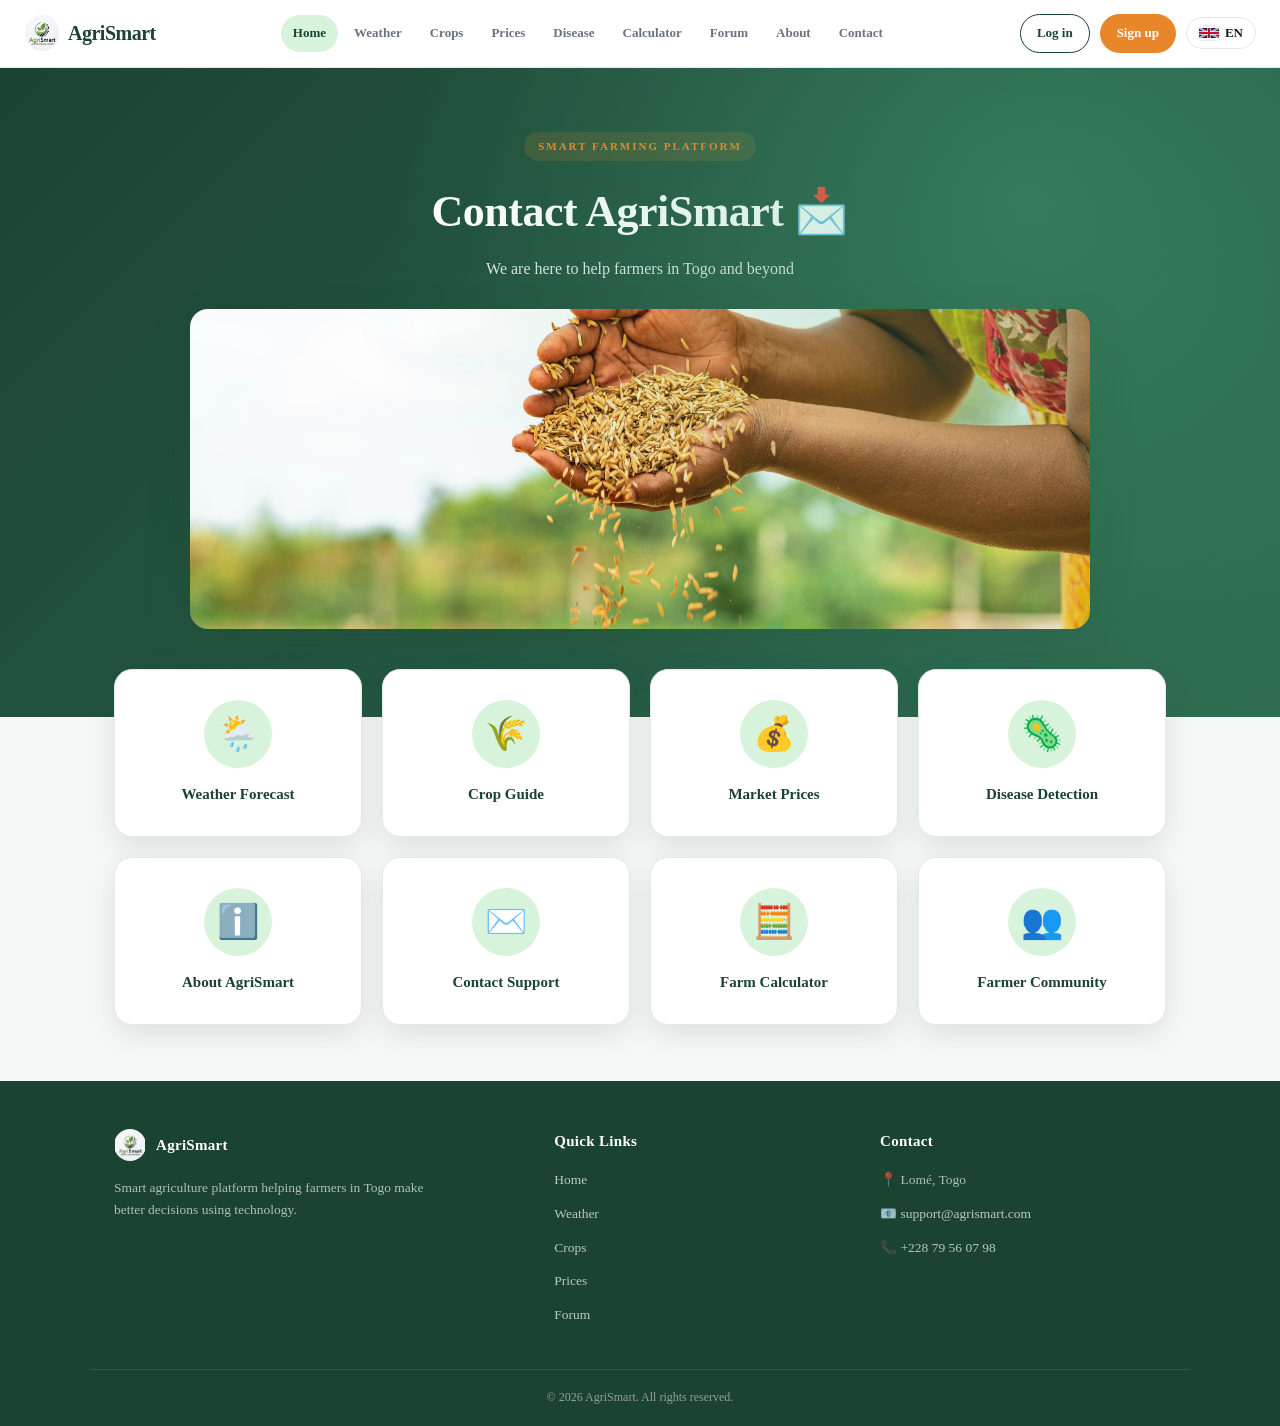
<file: index.html>
<!DOCTYPE html>
<html lang="en">
<head>
    <meta charset="UTF-8">
    <meta name="viewport" content="width=device-width, initial-scale=1.0">
    <title>AgriSmart</title>
    <link rel="icon" type="image/x-icon" href="assets/images/favicon.ico">
    <link rel="stylesheet" href="assets/css/style.css">
</head>
<body>

<nav class="topnav" aria-label="Navigation principale">
    <a href="index.html" class="topnav-brand"><img src="assets/images/logo.png" alt="AgriSmart" class="brand-logo">AgriSmart</a>
    <div class="topnav-links">
        <a href="index.html" id="navHome">Home</a>
        <a href="weather.html" id="navWeather">Weather</a>
        <a href="crop.html" id="navCrops">Crops</a>
        <a href="prices.html" id="navPrices">Prices</a>
        <a href="disease.html" id="navDisease">Disease</a>
        <a href="calculator.html" id="navCalculator">Calculator</a>
        <a href="forum.html" id="navForum">Forum</a>
        <a href="about.html" id="navAbout">About</a>
        <a href="contact.html" id="navContact">Contact</a>
    </div>
    <div class="topnav-actions">
        <a href="login.html" class="nav-btn nav-btn-ghost" id="navLoginLink">Se connecter</a>
        <a href="login.html?mode=register" class="nav-btn nav-btn-solid" id="navSignupLink">Créer un compte</a>
        <div class="lang-switcher-modern" role="group" aria-label="Sélecteur de langue">
            <button class="lang-flag-btn" id="langToggleBtn" onclick="toggleLangMenu()" aria-haspopup="true" aria-expanded="false" aria-label="Changer de langue">
                <span class="flag-icon" id="langFlagIconGB">
                    <svg viewBox="0 0 60 30" width="20" height="14"><clipPath id="s"><path d="M0,0 v30 h60 v-30 z"/></clipPath><g clip-path="url(#s)"><path d="M0,0 v30 h60 v-30 z" fill="#012169"/><path d="M0,0 L60,30 M60,0 L0,30" stroke="#fff" stroke-width="6"/><path d="M0,0 L60,30 M60,0 L0,30" stroke="#C8102E" stroke-width="2"/><path d="M30,0 v30 M0,15 h60" stroke="#fff" stroke-width="10"/><path d="M30,0 v30 M0,15 h60" stroke="#C8102E" stroke-width="6"/></g></svg>
                </span>
                <span class="flag-icon" id="langFlagIconFR" style="display:none;">
                    <svg viewBox="0 0 60 30" width="20" height="14"><rect width="20" height="30" fill="#0055A4"/><rect x="20" width="20" height="30" fill="#fff"/><rect x="40" width="20" height="30" fill="#EF4135"/></svg>
                </span>
                <span class="flag-icon" id="langFlagIconTG" style="display:none;">
                    <svg viewBox="0 0 60 30" width="20" height="14">
                        <rect width="60" height="30" fill="#FFCE00"/>
                        <rect width="60" height="6" y="0" fill="#006A4E"/>
                        <rect width="60" height="6" y="12" fill="#006A4E"/>
                        <rect width="60" height="6" y="24" fill="#006A4E"/>
                        <rect width="24" height="18" fill="#D21034"/>
                        <path d="M12,4.5 L13.8,9.3 L19,9.3 L14.8,12.3 L16.4,17.1 L12,14.1 L7.6,17.1 L9.2,12.3 L5,9.3 L10.2,9.3 Z" fill="#fff"/>
                    </svg>
                </span>
                <span id="langFlagCode">EN</span>
            </button>
            <div class="lang-menu" id="langMenu" role="menu">
                <button type="button" class="lang-option" id="langOptionEN" onclick="setLanguage('en')" role="menuitem">
                    <span class="flag-icon">
                        <svg viewBox="0 0 60 30" width="18" height="12"><clipPath id="s2"><path d="M0,0 v30 h60 v-30 z"/></clipPath><g clip-path="url(#s2)"><path d="M0,0 v30 h60 v-30 z" fill="#012169"/><path d="M0,0 L60,30 M60,0 L0,30" stroke="#fff" stroke-width="6"/><path d="M0,0 L60,30 M60,0 L0,30" stroke="#C8102E" stroke-width="2"/><path d="M30,0 v30 M0,15 h60" stroke="#fff" stroke-width="10"/><path d="M30,0 v30 M0,15 h60" stroke="#C8102E" stroke-width="6"/></g></svg>
                    </span>
                    <span>English</span>
                    <span class="lang-check">✓</span>
                </button>
                <button type="button" class="lang-option" id="langOptionFR" onclick="setLanguage('fr')" role="menuitem">
                    <span class="flag-icon">
                        <svg viewBox="0 0 60 30" width="18" height="12"><rect width="20" height="30" fill="#0055A4"/><rect x="20" width="20" height="30" fill="#fff"/><rect x="40" width="20" height="30" fill="#EF4135"/></svg>
                    </span>
                    <span>Français</span>
                    <span class="lang-check">✓</span>
                </button>
                <button type="button" class="lang-option" id="langOptionEWE" onclick="setLanguage('ewe')" role="menuitem">
                    <span class="flag-icon">
                        <svg viewBox="0 0 60 30" width="18" height="12">
                            <rect width="60" height="30" fill="#FFCE00"/>
                            <rect width="60" height="6" y="0" fill="#006A4E"/>
                            <rect width="60" height="6" y="12" fill="#006A4E"/>
                            <rect width="60" height="6" y="24" fill="#006A4E"/>
                            <rect width="24" height="18" fill="#D21034"/>
                            <path d="M12,4.5 L13.8,9.3 L19,9.3 L14.8,12.3 L16.4,17.1 L12,14.1 L7.6,17.1 L9.2,12.3 L5,9.3 L10.2,9.3 Z" fill="#fff"/>
                        </svg>
                    </span>
                    <span>Éwé</span>
                    <span class="lang-check">✓</span>
                </button>
            </div>
        </div>
    </div>
</nav>

<section class="hero">
    <span class="eyebrow reveal">Smart Farming Platform</span>
    <h1 id="title" class="reveal">Welcome to AgriSmart 🌾</h1>
    <p id="subtitle" class="reveal">
        Your Smart Farming Assistant for Better Harvests in Togo
    </p>

    <div class="slider reveal">
        <div class="slides" role="list" aria-label="Photos illustrant l'agriculture au Togo">
            <img src="assets/images/hero-1.jpg" alt="Producteurs de haricots dans un champ" role="listitem">
            <img src="assets/images/hero-2.jpg" alt="Récolte agricole en cours" role="listitem">
            <img src="assets/images/hero-3.jpg" alt="Agriculteurs travaillant dans un champ" role="listitem">
            <img src="assets/images/hero-4.jpg" alt="Diversité de cultures dans une exploitation agricole" role="listitem">
            <img src="assets/images/hero-5.jpg" alt="Vue d'ensemble d'une récolte" role="listitem">
            <img src="assets/images/hero-6.jpg" alt="Agriculteurs au travail" role="listitem">
        </div>
    </div>
</section>

<div class="menu menu-modern">
    <a href="weather.html" class="menu-card reveal">
        <span class="menu-card-icon">🌦️</span>
        <span class="menu-card-label" id="weatherText">Weather Forecast</span>
    </a>
    <a href="crop.html" class="menu-card reveal reveal-delay-1">
        <span class="menu-card-icon">🌾</span>
        <span class="menu-card-label" id="cropsText">Crop Guide</span>
    </a>
    <a href="prices.html" class="menu-card reveal reveal-delay-2">
        <span class="menu-card-icon">💰</span>
        <span class="menu-card-label" id="pricesText">Market Prices</span>
    </a>
    <a href="disease.html" class="menu-card reveal reveal-delay-3">
        <span class="menu-card-icon">🦠</span>
        <span class="menu-card-label" id="diseaseText">Disease Detection</span>
    </a>
    <a href="about.html" class="menu-card reveal">
        <span class="menu-card-icon">ℹ️</span>
        <span class="menu-card-label" id="aboutText">About AgriSmart</span>
    </a>
    <a href="contact.html" class="menu-card reveal reveal-delay-1">
        <span class="menu-card-icon">✉️</span>
        <span class="menu-card-label" id="contactText">Contact Support</span>
    </a>
    <a href="calculator.html" class="menu-card reveal reveal-delay-2">
        <span class="menu-card-icon">🧮</span>
        <span class="menu-card-label" id="calculatorText">Farm Calculator</span>
    </a>
    <a href="forum.html" class="menu-card reveal reveal-delay-3">
        <span class="menu-card-icon">👥</span>
        <span class="menu-card-label" id="forumText">Farmer Community</span>
    </a>
</div>

<footer class="footer footer-modern">
    <div class="footer-container footer-container-modern">

        <div class="footer-box footer-brand-box">
            <h3><img src="assets/images/logo.png" alt="" class="footer-logo">AgriSmart</h3>
            <p id="footerDescription">
                Smart agriculture platform helping farmers in Togo make better decisions using technology.
            </p>
        </div>

        <div class="footer-box">
            <h3 id="quickLinks">Quick Links</h3>
            <a href="index.html" id="homeLink">Home</a>
            <a href="weather.html" id="weatherLink">Weather</a>
            <a href="crop.html" id="cropsLink">Crops</a>
            <a href="prices.html" id="pricesLink">Prices</a>
            <a href="forum.html" id="forumLink">Forum</a>
        </div>

        <div class="footer-box">
            <h3 id="contactHeading">Contact</h3>
            <p class="footer-contact-line">📍 Lomé, Togo</p>
            <a href="mailto:support@agrismart.com" class="footer-contact-line footer-contact-link">📧 support@agrismart.com</a>
            <a href="tel:+22879560798" class="footer-contact-line footer-contact-link">📞 +228 79 56 07 98</a>
        </div>

    </div>

    <div class="footer-bottom">
        <p id="copyright">
            © 2026 AgriSmart. All rights reserved.
        </p>
    </div>
</footer>
<script src="assets/js/script.js"></script>
</body>
</html>
</file>
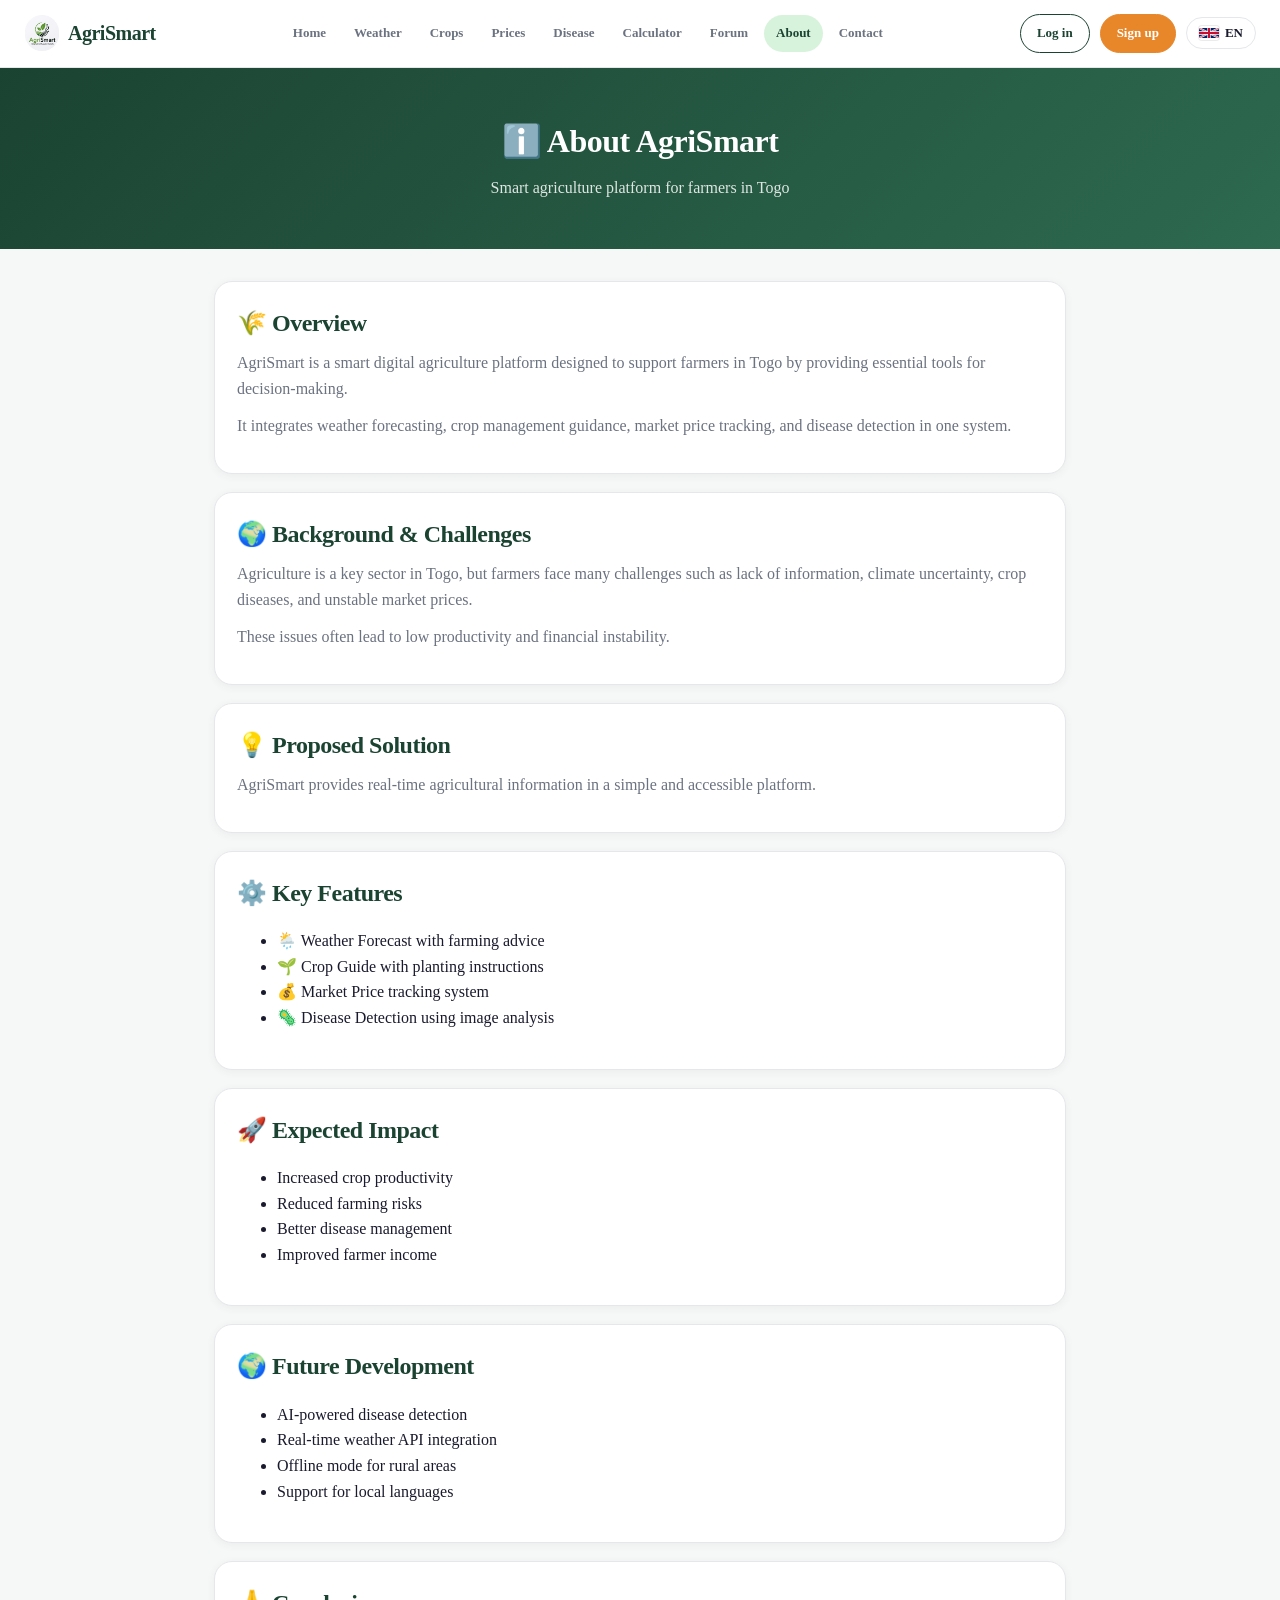
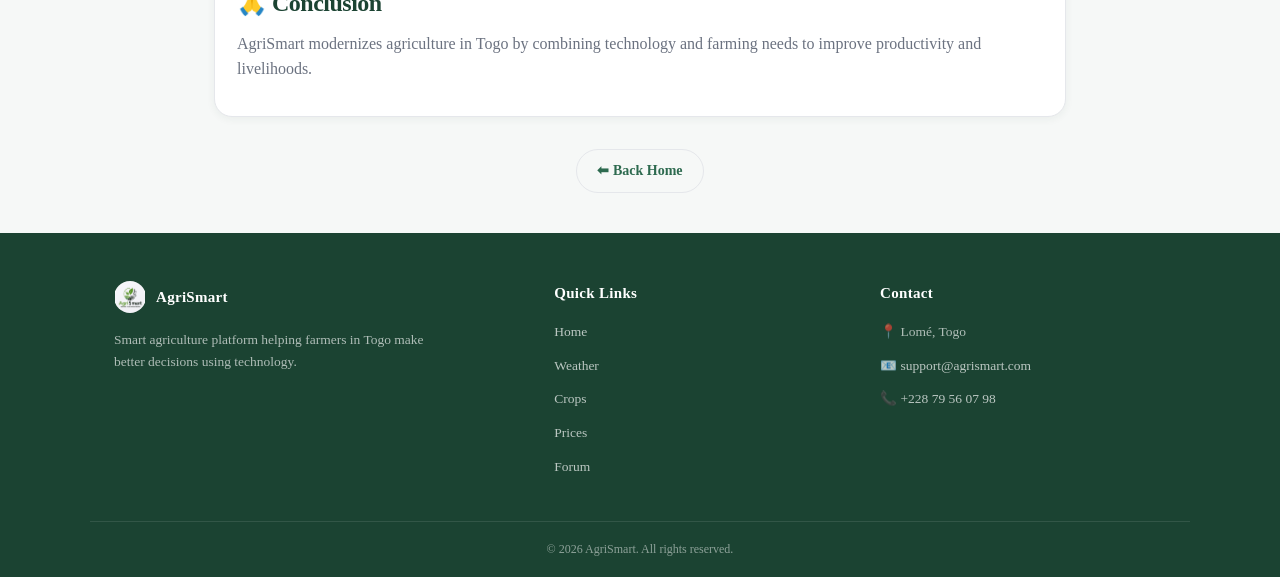
<file: about.html>
<!DOCTYPE html>
<html lang="en">
<head>
    <meta charset="UTF-8">
    <meta name="viewport" content="width=device-width, initial-scale=1.0">
    <title>About AgriSmart</title>
    <link rel="icon" type="image/x-icon" href="assets/images/favicon.ico">
    <link rel="stylesheet" href="assets/css/style.css">
</head>
<body>

<nav class="topnav" aria-label="Navigation principale">
    <a href="index.html" class="topnav-brand"><img src="assets/images/logo.png" alt="AgriSmart" class="brand-logo">AgriSmart</a>
    <div class="topnav-links">
        <a href="index.html" id="navHome">Home</a>
        <a href="weather.html" id="navWeather">Weather</a>
        <a href="crop.html" id="navCrops">Crops</a>
        <a href="prices.html" id="navPrices">Prices</a>
        <a href="disease.html" id="navDisease">Disease</a>
        <a href="calculator.html" id="navCalculator">Calculator</a>
        <a href="forum.html" id="navForum">Forum</a>
        <a href="about.html" id="navAbout">About</a>
        <a href="contact.html" id="navContact">Contact</a>
    </div>
    <div class="topnav-actions">
        <a href="login.html" class="nav-btn nav-btn-ghost" id="navLoginLink">Se connecter</a>
        <a href="login.html?mode=register" class="nav-btn nav-btn-solid" id="navSignupLink">Créer un compte</a>
        <div class="lang-switcher-modern" role="group" aria-label="Sélecteur de langue">
            <button class="lang-flag-btn" id="langToggleBtn" onclick="toggleLangMenu()" aria-haspopup="true" aria-expanded="false" aria-label="Changer de langue">
                <span class="flag-icon" id="langFlagIconGB">
                    <svg viewBox="0 0 60 30" width="20" height="14"><clipPath id="s"><path d="M0,0 v30 h60 v-30 z"/></clipPath><g clip-path="url(#s)"><path d="M0,0 v30 h60 v-30 z" fill="#012169"/><path d="M0,0 L60,30 M60,0 L0,30" stroke="#fff" stroke-width="6"/><path d="M0,0 L60,30 M60,0 L0,30" stroke="#C8102E" stroke-width="2"/><path d="M30,0 v30 M0,15 h60" stroke="#fff" stroke-width="10"/><path d="M30,0 v30 M0,15 h60" stroke="#C8102E" stroke-width="6"/></g></svg>
                </span>
                <span class="flag-icon" id="langFlagIconFR" style="display:none;">
                    <svg viewBox="0 0 60 30" width="20" height="14"><rect width="20" height="30" fill="#0055A4"/><rect x="20" width="20" height="30" fill="#fff"/><rect x="40" width="20" height="30" fill="#EF4135"/></svg>
                </span>
                <span class="flag-icon" id="langFlagIconTG" style="display:none;">
                    <svg viewBox="0 0 60 30" width="20" height="14">
                        <rect width="60" height="30" fill="#FFCE00"/>
                        <rect width="60" height="6" y="0" fill="#006A4E"/>
                        <rect width="60" height="6" y="12" fill="#006A4E"/>
                        <rect width="60" height="6" y="24" fill="#006A4E"/>
                        <rect width="24" height="18" fill="#D21034"/>
                        <path d="M12,4.5 L13.8,9.3 L19,9.3 L14.8,12.3 L16.4,17.1 L12,14.1 L7.6,17.1 L9.2,12.3 L5,9.3 L10.2,9.3 Z" fill="#fff"/>
                    </svg>
                </span>
                <span id="langFlagCode">EN</span>
            </button>
            <div class="lang-menu" id="langMenu" role="menu">
                <button type="button" class="lang-option" id="langOptionEN" onclick="setLanguage('en')" role="menuitem">
                    <span class="flag-icon">
                        <svg viewBox="0 0 60 30" width="18" height="12"><clipPath id="s2"><path d="M0,0 v30 h60 v-30 z"/></clipPath><g clip-path="url(#s2)"><path d="M0,0 v30 h60 v-30 z" fill="#012169"/><path d="M0,0 L60,30 M60,0 L0,30" stroke="#fff" stroke-width="6"/><path d="M0,0 L60,30 M60,0 L0,30" stroke="#C8102E" stroke-width="2"/><path d="M30,0 v30 M0,15 h60" stroke="#fff" stroke-width="10"/><path d="M30,0 v30 M0,15 h60" stroke="#C8102E" stroke-width="6"/></g></svg>
                    </span>
                    <span>English</span>
                    <span class="lang-check">✓</span>
                </button>
                <button type="button" class="lang-option" id="langOptionFR" onclick="setLanguage('fr')" role="menuitem">
                    <span class="flag-icon">
                        <svg viewBox="0 0 60 30" width="18" height="12"><rect width="20" height="30" fill="#0055A4"/><rect x="20" width="20" height="30" fill="#fff"/><rect x="40" width="20" height="30" fill="#EF4135"/></svg>
                    </span>
                    <span>Français</span>
                    <span class="lang-check">✓</span>
                </button>
                <button type="button" class="lang-option" id="langOptionEWE" onclick="setLanguage('ewe')" role="menuitem">
                    <span class="flag-icon">
                        <svg viewBox="0 0 60 30" width="18" height="12">
                            <rect width="60" height="30" fill="#FFCE00"/>
                            <rect width="60" height="6" y="0" fill="#006A4E"/>
                            <rect width="60" height="6" y="12" fill="#006A4E"/>
                            <rect width="60" height="6" y="24" fill="#006A4E"/>
                            <rect width="24" height="18" fill="#D21034"/>
                            <path d="M12,4.5 L13.8,9.3 L19,9.3 L14.8,12.3 L16.4,17.1 L12,14.1 L7.6,17.1 L9.2,12.3 L5,9.3 L10.2,9.3 Z" fill="#fff"/>
                        </svg>
                    </span>
                    <span>Éwé</span>
                    <span class="lang-check">✓</span>
                </button>
            </div>
        </div>
    </div>
</nav>

<header class="page-header">
    <h1 id="aboutTitle">ℹ️ About AgriSmart</h1>
    <p id="aboutSubtitle">Smart agriculture platform for farmers in Togo</p>
</header>

<div class="about-container">

    <div class="about-card reveal">
        <h2 id="overviewTitle">🌾 Overview</h2>
        <p id="overviewText1">
            AgriSmart is a smart digital agriculture platform designed to support farmers in Togo by providing essential tools for decision-making.
            It integrates weather forecasting, crop management guidance, market price tracking, and disease detection in one system.
        </p>
        <p id="overviewText2">
            The goal is to bridge traditional farming and modern technology to improve productivity and reduce risks.
        </p>
    </div>

    <div class="about-card reveal">
        <h2 id="backgroundTitle">🌍 Background &amp; Challenges</h2>
        <p id="backgroundText1">
            Agriculture is a key sector in Togo, but farmers face many challenges such as lack of information, climate uncertainty, crop diseases, and unstable market prices.
        </p>
        <p id="backgroundText2">
            These issues often lead to low productivity and financial instability.
        </p>
    </div>

    <div class="about-card reveal">
        <h2 id="solutionTitle">💡 Proposed Solution</h2>
        <p id="solutionText">
            AgriSmart provides real-time agricultural information in a simple and accessible platform.
            It helps farmers make better decisions based on data instead of guesswork.
        </p>
    </div>

    <div class="about-card reveal">
        <h2 id="featuresTitle">⚙️ Key Features</h2>
        <ul>
            <li id="weatherFeature">🌦️ Weather Forecast with farming advice</li>
            <li id="cropFeature">🌱 Crop Guide with planting instructions</li>
            <li id="pricesFeature">💰 Market Price tracking system</li>
            <li id="diseaseFeature">🦠 Disease Detection using image analysis</li>
        </ul>
    </div>

    <div class="about-card reveal">
        <h2 id="impactTitle">🚀 Expected Impact</h2>
        <ul>
            <li id="impact1">Increased crop productivity</li>
            <li id="impact2">Reduced farming risks</li>
            <li id="impact3">Better disease management</li>
            <li id="impact4">Improved farmer income</li>
        </ul>
    </div>

    <div class="about-card reveal">
        <h2 id="futureTitle">🌍 Future Development</h2>
        <ul>
            <li id="aiFeature">AI-powered disease detection</li>
            <li id="weatherApiFeature">Real-time weather API integration</li>
            <li id="offlineFeature">Offline mode for rural areas</li>
            <li id="localLanguagesFeature">Support for local languages</li>
        </ul>
    </div>

    <div class="about-card reveal">
        <h2 id="conclusionTitle">🙏 Conclusion</h2>
        <p id="conclusionText">
            AgriSmart modernizes agriculture in Togo by combining technology and farming needs to improve productivity and livelihoods.
        </p>
    </div>
</div>

<div class="back-container">
    <a href="index.html" class="back-btn" id="backHome">⬅ Back Home</a>
</div>

<footer class="footer footer-modern">
    <div class="footer-container footer-container-modern">

        <div class="footer-box footer-brand-box">
            <h3><img src="assets/images/logo.png" alt="" class="footer-logo">AgriSmart</h3>
            <p id="footerDescription">
                Smart agriculture platform helping farmers in Togo make better decisions using technology.
            </p>
        </div>

        <div class="footer-box">
            <h3 id="quickLinks">Quick Links</h3>
            <a href="index.html" id="homeLink">Home</a>
            <a href="weather.html" id="weatherLink">Weather</a>
            <a href="crop.html" id="cropsLink">Crops</a>
            <a href="prices.html" id="pricesLink">Prices</a>
            <a href="forum.html" id="forumLink">Forum</a>
        </div>

        <div class="footer-box">
            <h3 id="contactHeading">Contact</h3>
            <p class="footer-contact-line">📍 Lomé, Togo</p>
            <a href="mailto:support@agrismart.com" class="footer-contact-line footer-contact-link">📧 support@agrismart.com</a>
            <a href="tel:+22879560798" class="footer-contact-line footer-contact-link">📞 +228 79 56 07 98</a>
        </div>

    </div>

    <div class="footer-bottom">
        <p id="footerBottomText">
            © 2026 AgriSmart. All rights reserved.
        </p>
    </div>
</footer>
<script src="assets/js/script.js"></script>
</body>
</html>
</file>
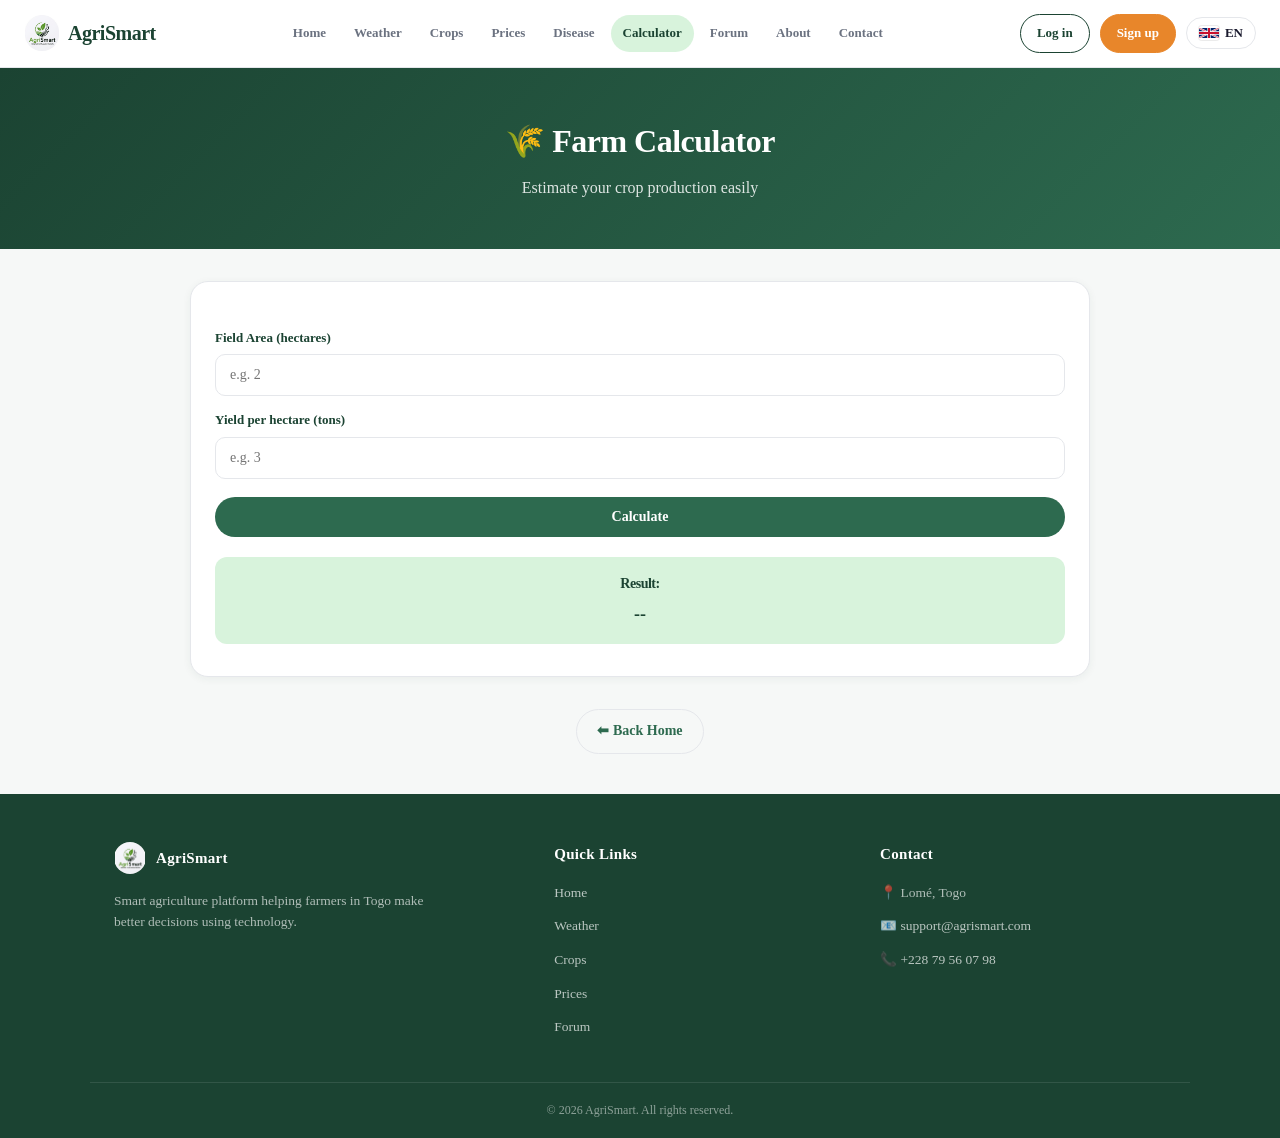
<file: calculator.html>
<!DOCTYPE html>
<html lang="en">
<head>
    <meta charset="UTF-8">
    <meta name="viewport" content="width=device-width, initial-scale=1.0">
    <title>Farm Calculator - AgriSmart</title>
    <link rel="icon" type="image/x-icon" href="assets/images/favicon.ico">
    <link rel="stylesheet" href="assets/css/style.css">
</head>
<body>

<nav class="topnav" aria-label="Navigation principale">
    <a href="index.html" class="topnav-brand"><img src="assets/images/logo.png" alt="AgriSmart" class="brand-logo">AgriSmart</a>
    <div class="topnav-links">
        <a href="index.html" id="navHome">Home</a>
        <a href="weather.html" id="navWeather">Weather</a>
        <a href="crop.html" id="navCrops">Crops</a>
        <a href="prices.html" id="navPrices">Prices</a>
        <a href="disease.html" id="navDisease">Disease</a>
        <a href="calculator.html" id="navCalculator">Calculator</a>
        <a href="forum.html" id="navForum">Forum</a>
        <a href="about.html" id="navAbout">About</a>
        <a href="contact.html" id="navContact">Contact</a>
    </div>
    <div class="topnav-actions">
        <a href="login.html" class="nav-btn nav-btn-ghost" id="navLoginLink">Se connecter</a>
        <a href="login.html?mode=register" class="nav-btn nav-btn-solid" id="navSignupLink">Créer un compte</a>
        <div class="lang-switcher-modern" role="group" aria-label="Sélecteur de langue">
            <button class="lang-flag-btn" id="langToggleBtn" onclick="toggleLangMenu()" aria-haspopup="true" aria-expanded="false" aria-label="Changer de langue">
                <span class="flag-icon" id="langFlagIconGB">
                    <svg viewBox="0 0 60 30" width="20" height="14"><clipPath id="s"><path d="M0,0 v30 h60 v-30 z"/></clipPath><g clip-path="url(#s)"><path d="M0,0 v30 h60 v-30 z" fill="#012169"/><path d="M0,0 L60,30 M60,0 L0,30" stroke="#fff" stroke-width="6"/><path d="M0,0 L60,30 M60,0 L0,30" stroke="#C8102E" stroke-width="2"/><path d="M30,0 v30 M0,15 h60" stroke="#fff" stroke-width="10"/><path d="M30,0 v30 M0,15 h60" stroke="#C8102E" stroke-width="6"/></g></svg>
                </span>
                <span class="flag-icon" id="langFlagIconFR" style="display:none;">
                    <svg viewBox="0 0 60 30" width="20" height="14"><rect width="20" height="30" fill="#0055A4"/><rect x="20" width="20" height="30" fill="#fff"/><rect x="40" width="20" height="30" fill="#EF4135"/></svg>
                </span>
                <span class="flag-icon" id="langFlagIconTG" style="display:none;">
                    <svg viewBox="0 0 60 30" width="20" height="14">
                        <rect width="60" height="30" fill="#FFCE00"/>
                        <rect width="60" height="6" y="0" fill="#006A4E"/>
                        <rect width="60" height="6" y="12" fill="#006A4E"/>
                        <rect width="60" height="6" y="24" fill="#006A4E"/>
                        <rect width="24" height="18" fill="#D21034"/>
                        <path d="M12,4.5 L13.8,9.3 L19,9.3 L14.8,12.3 L16.4,17.1 L12,14.1 L7.6,17.1 L9.2,12.3 L5,9.3 L10.2,9.3 Z" fill="#fff"/>
                    </svg>
                </span>
                <span id="langFlagCode">EN</span>
            </button>
            <div class="lang-menu" id="langMenu" role="menu">
                <button type="button" class="lang-option" id="langOptionEN" onclick="setLanguage('en')" role="menuitem">
                    <span class="flag-icon">
                        <svg viewBox="0 0 60 30" width="18" height="12"><clipPath id="s2"><path d="M0,0 v30 h60 v-30 z"/></clipPath><g clip-path="url(#s2)"><path d="M0,0 v30 h60 v-30 z" fill="#012169"/><path d="M0,0 L60,30 M60,0 L0,30" stroke="#fff" stroke-width="6"/><path d="M0,0 L60,30 M60,0 L0,30" stroke="#C8102E" stroke-width="2"/><path d="M30,0 v30 M0,15 h60" stroke="#fff" stroke-width="10"/><path d="M30,0 v30 M0,15 h60" stroke="#C8102E" stroke-width="6"/></g></svg>
                    </span>
                    <span>English</span>
                    <span class="lang-check">✓</span>
                </button>
                <button type="button" class="lang-option" id="langOptionFR" onclick="setLanguage('fr')" role="menuitem">
                    <span class="flag-icon">
                        <svg viewBox="0 0 60 30" width="18" height="12"><rect width="20" height="30" fill="#0055A4"/><rect x="20" width="20" height="30" fill="#fff"/><rect x="40" width="20" height="30" fill="#EF4135"/></svg>
                    </span>
                    <span>Français</span>
                    <span class="lang-check">✓</span>
                </button>
                <button type="button" class="lang-option" id="langOptionEWE" onclick="setLanguage('ewe')" role="menuitem">
                    <span class="flag-icon">
                        <svg viewBox="0 0 60 30" width="18" height="12">
                            <rect width="60" height="30" fill="#FFCE00"/>
                            <rect width="60" height="6" y="0" fill="#006A4E"/>
                            <rect width="60" height="6" y="12" fill="#006A4E"/>
                            <rect width="60" height="6" y="24" fill="#006A4E"/>
                            <rect width="24" height="18" fill="#D21034"/>
                            <path d="M12,4.5 L13.8,9.3 L19,9.3 L14.8,12.3 L16.4,17.1 L12,14.1 L7.6,17.1 L9.2,12.3 L5,9.3 L10.2,9.3 Z" fill="#fff"/>
                        </svg>
                    </span>
                    <span>Éwé</span>
                    <span class="lang-check">✓</span>
                </button>
            </div>
        </div>
    </div>
</nav>

<header class="calc-header">
    <h1 id="calcTitle">🌾 Farm Calculator</h1>
    <p id="calcSubtitle">Estimate your crop production easily</p>
</header>

<div class="calc-container">
    <label for="area" id="areaLabel">Field Area (hectares)</label>
    <input type="number" id="area" placeholder="e.g. 2">

    <label for="yield" id="yieldLabel">Yield per hectare (tons)</label>
    <input type="number" id="yield" placeholder="e.g. 3">

    <button onclick="calculateProduction()">Calculate</button>

    <div class="result" role="status" aria-live="polite">
        <h2 id="resultTitle">Result:</h2>
        <p id="output">--</p>
    </div>
</div>

<script>
    function calculateProduction() {
        let area = parseFloat(document.getElementById("area").value);
        let yieldPerHa = parseFloat(document.getElementById("yield").value);

        if (isNaN(area) || isNaN(yieldPerHa)) {
            document.getElementById("output").innerText = "Please enter valid values";
            return;
        }

        let total = area * yieldPerHa;

        document.getElementById("output").innerText =
            total.toFixed(2) + " tons estimated production";
    }
</script>

<div class="back-container">
    <a href="index.html" class="back-btn" id="backHome">⬅ Back Home</a>
</div>

<footer class="footer footer-modern">
    <div class="footer-container footer-container-modern">

        <div class="footer-box footer-brand-box">
            <h3><img src="assets/images/logo.png" alt="" class="footer-logo">AgriSmart</h3>
            <p id="footerDescription">
                Smart agriculture platform helping farmers in Togo make better decisions using technology.
            </p>
        </div>

        <div class="footer-box">
            <h3 id="quickLinks">Quick Links</h3>
            <a href="index.html" id="homeLink">Home</a>
            <a href="weather.html" id="weatherLink">Weather</a>
            <a href="crop.html" id="cropsLink">Crops</a>
            <a href="prices.html" id="pricesLink">Prices</a>
            <a href="forum.html" id="forumLink">Forum</a>
        </div>

        <div class="footer-box">
            <h3 id="contactHeading">Contact</h3>
            <p class="footer-contact-line">📍 Lomé, Togo</p>
            <a href="mailto:support@agrismart.com" class="footer-contact-line footer-contact-link">📧 support@agrismart.com</a>
            <a href="tel:+22879560798" class="footer-contact-line footer-contact-link">📞 +228 79 56 07 98</a>
        </div>

    </div>

    <div class="footer-bottom">
        <p id="footerBottomText">
            © 2026 AgriSmart. All rights reserved.
        </p>
    </div>
</footer>
<script src="assets/js/script.js"></script>
</body>
</html>
</file>
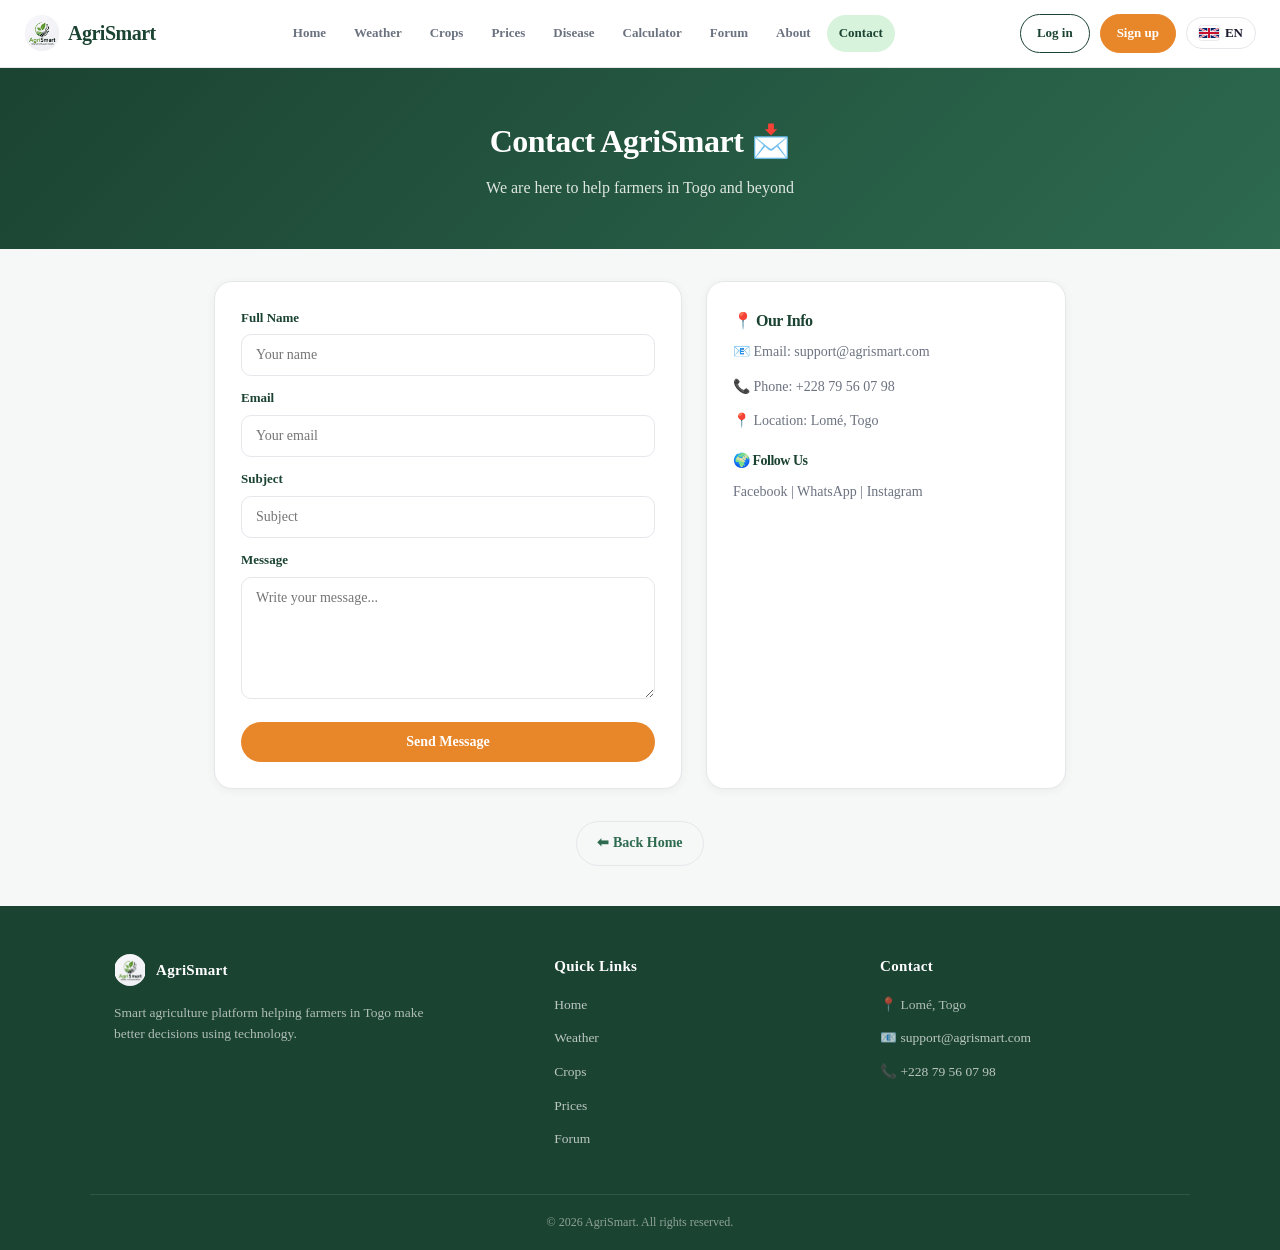
<file: contact.html>
<!DOCTYPE html>
<html lang="en">
<head>
    <meta charset="UTF-8">
    <meta name="viewport" content="width=device-width, initial-scale=1.0">
    <title>Contact - AgriSmart</title>
    <link rel="icon" type="image/x-icon" href="assets/images/favicon.ico">
    <link rel="stylesheet" href="assets/css/style.css">
</head>
<body>

<nav class="topnav" aria-label="Navigation principale">
    <a href="index.html" class="topnav-brand"><img src="assets/images/logo.png" alt="AgriSmart" class="brand-logo">AgriSmart</a>
    <div class="topnav-links">
        <a href="index.html" id="navHome">Home</a>
        <a href="weather.html" id="navWeather">Weather</a>
        <a href="crop.html" id="navCrops">Crops</a>
        <a href="prices.html" id="navPrices">Prices</a>
        <a href="disease.html" id="navDisease">Disease</a>
        <a href="calculator.html" id="navCalculator">Calculator</a>
        <a href="forum.html" id="navForum">Forum</a>
        <a href="about.html" id="navAbout">About</a>
        <a href="contact.html" id="navContact">Contact</a>
    </div>
    <div class="topnav-actions">
        <a href="login.html" class="nav-btn nav-btn-ghost" id="navLoginLink">Se connecter</a>
        <a href="login.html?mode=register" class="nav-btn nav-btn-solid" id="navSignupLink">Créer un compte</a>
        <div class="lang-switcher-modern" role="group" aria-label="Sélecteur de langue">
            <button class="lang-flag-btn" id="langToggleBtn" onclick="toggleLangMenu()" aria-haspopup="true" aria-expanded="false" aria-label="Changer de langue">
                <span class="flag-icon" id="langFlagIconGB">
                    <svg viewBox="0 0 60 30" width="20" height="14"><clipPath id="s"><path d="M0,0 v30 h60 v-30 z"/></clipPath><g clip-path="url(#s)"><path d="M0,0 v30 h60 v-30 z" fill="#012169"/><path d="M0,0 L60,30 M60,0 L0,30" stroke="#fff" stroke-width="6"/><path d="M0,0 L60,30 M60,0 L0,30" stroke="#C8102E" stroke-width="2"/><path d="M30,0 v30 M0,15 h60" stroke="#fff" stroke-width="10"/><path d="M30,0 v30 M0,15 h60" stroke="#C8102E" stroke-width="6"/></g></svg>
                </span>
                <span class="flag-icon" id="langFlagIconFR" style="display:none;">
                    <svg viewBox="0 0 60 30" width="20" height="14"><rect width="20" height="30" fill="#0055A4"/><rect x="20" width="20" height="30" fill="#fff"/><rect x="40" width="20" height="30" fill="#EF4135"/></svg>
                </span>
                <span class="flag-icon" id="langFlagIconTG" style="display:none;">
                    <svg viewBox="0 0 60 30" width="20" height="14">
                        <rect width="60" height="30" fill="#FFCE00"/>
                        <rect width="60" height="6" y="0" fill="#006A4E"/>
                        <rect width="60" height="6" y="12" fill="#006A4E"/>
                        <rect width="60" height="6" y="24" fill="#006A4E"/>
                        <rect width="24" height="18" fill="#D21034"/>
                        <path d="M12,4.5 L13.8,9.3 L19,9.3 L14.8,12.3 L16.4,17.1 L12,14.1 L7.6,17.1 L9.2,12.3 L5,9.3 L10.2,9.3 Z" fill="#fff"/>
                    </svg>
                </span>
                <span id="langFlagCode">EN</span>
            </button>
            <div class="lang-menu" id="langMenu" role="menu">
                <button type="button" class="lang-option" id="langOptionEN" onclick="setLanguage('en')" role="menuitem">
                    <span class="flag-icon">
                        <svg viewBox="0 0 60 30" width="18" height="12"><clipPath id="s2"><path d="M0,0 v30 h60 v-30 z"/></clipPath><g clip-path="url(#s2)"><path d="M0,0 v30 h60 v-30 z" fill="#012169"/><path d="M0,0 L60,30 M60,0 L0,30" stroke="#fff" stroke-width="6"/><path d="M0,0 L60,30 M60,0 L0,30" stroke="#C8102E" stroke-width="2"/><path d="M30,0 v30 M0,15 h60" stroke="#fff" stroke-width="10"/><path d="M30,0 v30 M0,15 h60" stroke="#C8102E" stroke-width="6"/></g></svg>
                    </span>
                    <span>English</span>
                    <span class="lang-check">✓</span>
                </button>
                <button type="button" class="lang-option" id="langOptionFR" onclick="setLanguage('fr')" role="menuitem">
                    <span class="flag-icon">
                        <svg viewBox="0 0 60 30" width="18" height="12"><rect width="20" height="30" fill="#0055A4"/><rect x="20" width="20" height="30" fill="#fff"/><rect x="40" width="20" height="30" fill="#EF4135"/></svg>
                    </span>
                    <span>Français</span>
                    <span class="lang-check">✓</span>
                </button>
                <button type="button" class="lang-option" id="langOptionEWE" onclick="setLanguage('ewe')" role="menuitem">
                    <span class="flag-icon">
                        <svg viewBox="0 0 60 30" width="18" height="12">
                            <rect width="60" height="30" fill="#FFCE00"/>
                            <rect width="60" height="6" y="0" fill="#006A4E"/>
                            <rect width="60" height="6" y="12" fill="#006A4E"/>
                            <rect width="60" height="6" y="24" fill="#006A4E"/>
                            <rect width="24" height="18" fill="#D21034"/>
                            <path d="M12,4.5 L13.8,9.3 L19,9.3 L14.8,12.3 L16.4,17.1 L12,14.1 L7.6,17.1 L9.2,12.3 L5,9.3 L10.2,9.3 Z" fill="#fff"/>
                        </svg>
                    </span>
                    <span>Éwé</span>
                    <span class="lang-check">✓</span>
                </button>
            </div>
        </div>
    </div>
</nav>

<header class="contact-header">
    <h1 id="title">Contact AgriSmart 📩</h1>
    <p id="subtitle">We are here to help farmers in Togo and beyond</p>
</header>

<section class="contact-container">
    <form class="contact-form" action="https://formspree.io/f/your-id" method="POST">
        <label for="name" id="nameLabel">Full Name</label>
        <input type="text" id="name" name="name" placeholder="Your name" required>

        <label for="email" id="emailLabel">Email</label>
        <input type="email" id="email" name="email" placeholder="Your email" required>

        <label for="subject" id="subjectLabel">Subject</label>
        <input type="text" id="subject" name="subject" placeholder="Subject" required>

        <label for="message" id="messageLabel">Message</label>
        <textarea id="message" name="message" rows="6" placeholder="Write your message..." required></textarea>

        <button type="submit" id="sendBtn">Send Message</button>
    </form>

    <div class="contact-info">
        <h2 id="ourInfoTitle">📍 Our Info</h2>

        <p id="emailInfo">📧 Email: support@agrismart.com</p>
        <p id="phoneInfo">📞 Phone: +228 79 56 07 98</p>
        <p id="locationInfo">📍 Location: Lomé, Togo</p>

        <h3 id="followUsTitle">🌍 Follow Us</h3>
        <p id="socialLinks">Facebook | WhatsApp | Instagram</p>
    </div>
</section>

<div class="back-container">
    <a href="index.html" class="back-btn" id="backHome">⬅ Back Home</a>
</div>

<footer class="footer footer-modern">
    <div class="footer-container footer-container-modern">

        <div class="footer-box footer-brand-box">
            <h3><img src="assets/images/logo.png" alt="" class="footer-logo">AgriSmart</h3>
            <p id="footerDescription">
                Smart agriculture platform helping farmers in Togo make better decisions using technology.
            </p>
        </div>

        <div class="footer-box">
            <h3 id="quickLinks">Quick Links</h3>
            <a href="index.html" id="homeLink">Home</a>
            <a href="weather.html" id="weatherLink">Weather</a>
            <a href="crop.html" id="cropsLink">Crops</a>
            <a href="prices.html" id="pricesLink">Prices</a>
            <a href="forum.html" id="forumLink">Forum</a>
        </div>

        <div class="footer-box">
            <h3 id="contactHeading">Contact</h3>
            <p class="footer-contact-line">📍 Lomé, Togo</p>
            <a href="mailto:support@agrismart.com" class="footer-contact-line footer-contact-link">📧 support@agrismart.com</a>
            <a href="tel:+22879560798" class="footer-contact-line footer-contact-link">📞 +228 79 56 07 98</a>
        </div>

    </div>

    <div class="footer-bottom">
        <p id="footerBottomText">
            © 2026 AgriSmart. All rights reserved.
        </p>
    </div>
</footer>
<script src="assets/js/script.js"></script>
</body>
</html>
</file>
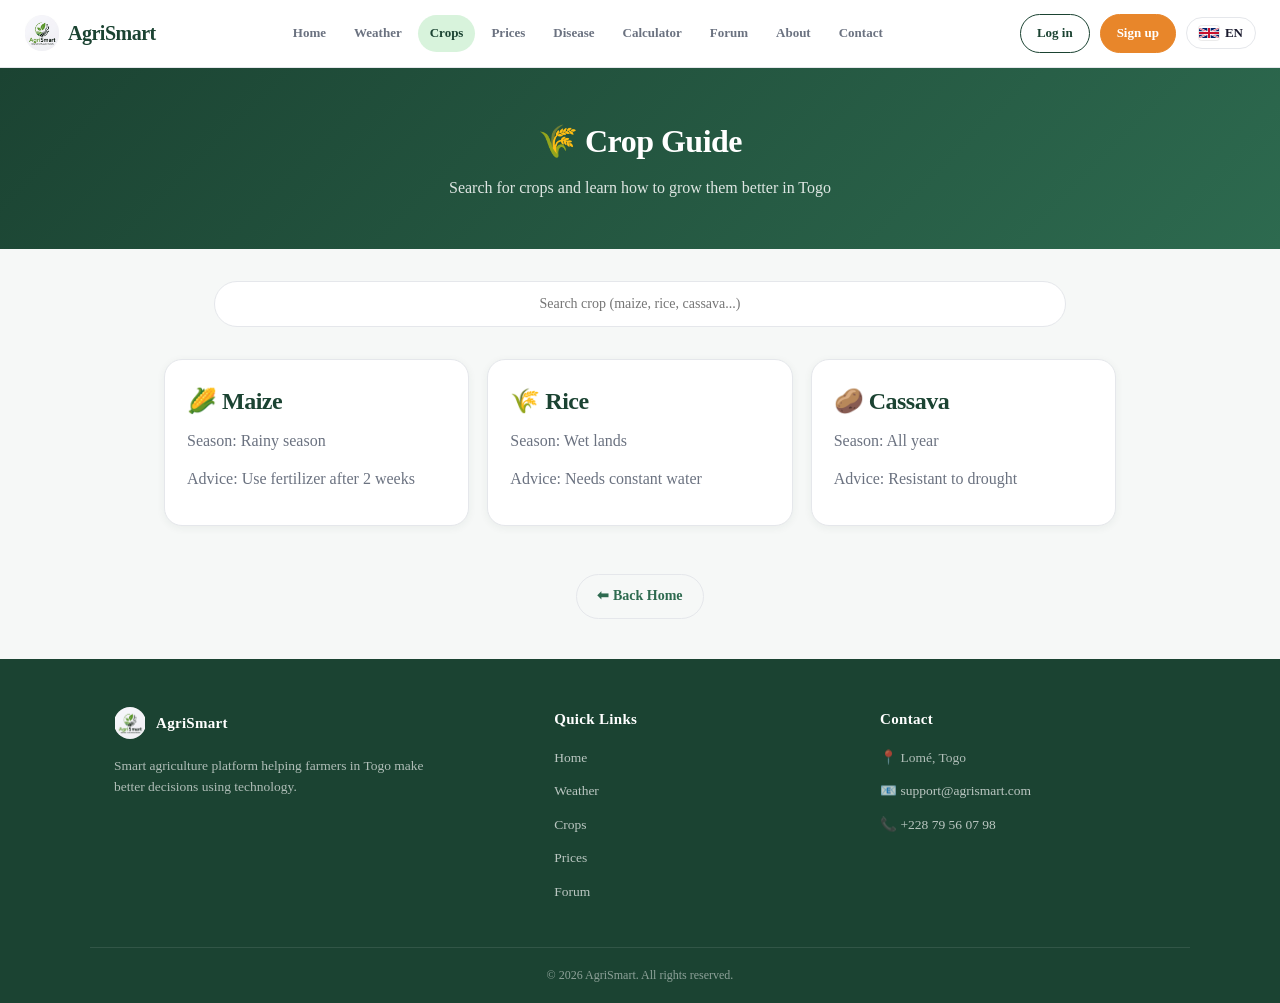
<file: crop.html>
<!DOCTYPE html>
<html lang="en">
<head>
    <meta charset="UTF-8">
    <meta name="viewport" content="width=device-width, initial-scale=1.0">
    <title>AgriSmart - Crop Guide</title>
    <link rel="icon" type="image/x-icon" href="assets/images/favicon.ico">
    <link rel="stylesheet" href="assets/css/style.css">
</head>
<body>

<nav class="topnav" aria-label="Navigation principale">
    <a href="index.html" class="topnav-brand"><img src="assets/images/logo.png" alt="AgriSmart" class="brand-logo">AgriSmart</a>
    <div class="topnav-links">
        <a href="index.html" id="navHome">Home</a>
        <a href="weather.html" id="navWeather">Weather</a>
        <a href="crop.html" id="navCrops">Crops</a>
        <a href="prices.html" id="navPrices">Prices</a>
        <a href="disease.html" id="navDisease">Disease</a>
        <a href="calculator.html" id="navCalculator">Calculator</a>
        <a href="forum.html" id="navForum">Forum</a>
        <a href="about.html" id="navAbout">About</a>
        <a href="contact.html" id="navContact">Contact</a>
    </div>
    <div class="topnav-actions">
        <a href="login.html" class="nav-btn nav-btn-ghost" id="navLoginLink">Se connecter</a>
        <a href="login.html?mode=register" class="nav-btn nav-btn-solid" id="navSignupLink">Créer un compte</a>
        <div class="lang-switcher-modern" role="group" aria-label="Sélecteur de langue">
            <button class="lang-flag-btn" id="langToggleBtn" onclick="toggleLangMenu()" aria-haspopup="true" aria-expanded="false" aria-label="Changer de langue">
                <span class="flag-icon" id="langFlagIconGB">
                    <svg viewBox="0 0 60 30" width="20" height="14"><clipPath id="s"><path d="M0,0 v30 h60 v-30 z"/></clipPath><g clip-path="url(#s)"><path d="M0,0 v30 h60 v-30 z" fill="#012169"/><path d="M0,0 L60,30 M60,0 L0,30" stroke="#fff" stroke-width="6"/><path d="M0,0 L60,30 M60,0 L0,30" stroke="#C8102E" stroke-width="2"/><path d="M30,0 v30 M0,15 h60" stroke="#fff" stroke-width="10"/><path d="M30,0 v30 M0,15 h60" stroke="#C8102E" stroke-width="6"/></g></svg>
                </span>
                <span class="flag-icon" id="langFlagIconFR" style="display:none;">
                    <svg viewBox="0 0 60 30" width="20" height="14"><rect width="20" height="30" fill="#0055A4"/><rect x="20" width="20" height="30" fill="#fff"/><rect x="40" width="20" height="30" fill="#EF4135"/></svg>
                </span>
                <span class="flag-icon" id="langFlagIconTG" style="display:none;">
                    <svg viewBox="0 0 60 30" width="20" height="14">
                        <rect width="60" height="30" fill="#FFCE00"/>
                        <rect width="60" height="6" y="0" fill="#006A4E"/>
                        <rect width="60" height="6" y="12" fill="#006A4E"/>
                        <rect width="60" height="6" y="24" fill="#006A4E"/>
                        <rect width="24" height="18" fill="#D21034"/>
                        <path d="M12,4.5 L13.8,9.3 L19,9.3 L14.8,12.3 L16.4,17.1 L12,14.1 L7.6,17.1 L9.2,12.3 L5,9.3 L10.2,9.3 Z" fill="#fff"/>
                    </svg>
                </span>
                <span id="langFlagCode">EN</span>
            </button>
            <div class="lang-menu" id="langMenu" role="menu">
                <button type="button" class="lang-option" id="langOptionEN" onclick="setLanguage('en')" role="menuitem">
                    <span class="flag-icon">
                        <svg viewBox="0 0 60 30" width="18" height="12"><clipPath id="s2"><path d="M0,0 v30 h60 v-30 z"/></clipPath><g clip-path="url(#s2)"><path d="M0,0 v30 h60 v-30 z" fill="#012169"/><path d="M0,0 L60,30 M60,0 L0,30" stroke="#fff" stroke-width="6"/><path d="M0,0 L60,30 M60,0 L0,30" stroke="#C8102E" stroke-width="2"/><path d="M30,0 v30 M0,15 h60" stroke="#fff" stroke-width="10"/><path d="M30,0 v30 M0,15 h60" stroke="#C8102E" stroke-width="6"/></g></svg>
                    </span>
                    <span>English</span>
                    <span class="lang-check">✓</span>
                </button>
                <button type="button" class="lang-option" id="langOptionFR" onclick="setLanguage('fr')" role="menuitem">
                    <span class="flag-icon">
                        <svg viewBox="0 0 60 30" width="18" height="12"><rect width="20" height="30" fill="#0055A4"/><rect x="20" width="20" height="30" fill="#fff"/><rect x="40" width="20" height="30" fill="#EF4135"/></svg>
                    </span>
                    <span>Français</span>
                    <span class="lang-check">✓</span>
                </button>
                <button type="button" class="lang-option" id="langOptionEWE" onclick="setLanguage('ewe')" role="menuitem">
                    <span class="flag-icon">
                        <svg viewBox="0 0 60 30" width="18" height="12">
                            <rect width="60" height="30" fill="#FFCE00"/>
                            <rect width="60" height="6" y="0" fill="#006A4E"/>
                            <rect width="60" height="6" y="12" fill="#006A4E"/>
                            <rect width="60" height="6" y="24" fill="#006A4E"/>
                            <rect width="24" height="18" fill="#D21034"/>
                            <path d="M12,4.5 L13.8,9.3 L19,9.3 L14.8,12.3 L16.4,17.1 L12,14.1 L7.6,17.1 L9.2,12.3 L5,9.3 L10.2,9.3 Z" fill="#fff"/>
                        </svg>
                    </span>
                    <span>Éwé</span>
                    <span class="lang-check">✓</span>
                </button>
            </div>
        </div>
    </div>
</nav>

<header class="page-header">
    <h1 id="cropTitle">🌾 Crop Guide</h1>
    <p id="cropSubtitle">
        Search for crops and learn how to grow them better in Togo
    </p>
</header>

<div class="search-box">
    <label for="searchBox" class="sr-only">Search crop</label>
    <input type="text" id="searchBox"
        placeholder="🔎 Search crop (maize, rice, cassava...)"
        onkeyup="searchCrop()">
</div>

<div id="cropList" class="card-container">
    <div class="card-box reveal" data-name="maize">
        <h2 id="maizeName">🌽 Maize</h2>
        <p id="maizeSeason">Season: Rainy season</p>
        <p id="maizeAdvice">Advice: Use fertilizer after 2 weeks</p>
    </div>

    <div class="card-box reveal reveal-delay-1" data-name="rice">
        <h2 id="riceName">🌾 Rice</h2>
        <p id="riceSeason"><strong>Season:</strong> Wet lands</p>
        <p id="riceAdvice"><strong>Advice:</strong> Needs constant water</p>
    </div>

    <div class="card-box reveal reveal-delay-2" data-name="cassava">
        <h2 id="cassavaName">🥔 Cassava</h2>
        <p id="cassavaSeason"><strong>Season:</strong> All year</p>
        <p id="cassavaAdvice"><strong>Advice:</strong> Resistant to drought</p>
    </div>
</div>

<div class="back-container">
    <a href="index.html" class="back-btn" id="backHome">⬅ Back Home</a>
</div>

<footer class="footer footer-modern">
    <div class="footer-container footer-container-modern">

        <div class="footer-box footer-brand-box">
            <h3><img src="assets/images/logo.png" alt="" class="footer-logo">AgriSmart</h3>
            <p id="footerDescription">
                Smart agriculture platform helping farmers in Togo make better decisions using technology.
            </p>
        </div>

        <div class="footer-box">
            <h3 id="quickLinks">Quick Links</h3>
            <a href="index.html" id="homeLink">Home</a>
            <a href="weather.html" id="weatherLink">Weather</a>
            <a href="crop.html" id="cropsLink">Crops</a>
            <a href="prices.html" id="pricesLink">Prices</a>
            <a href="forum.html" id="forumLink">Forum</a>
        </div>

        <div class="footer-box">
            <h3 id="contactHeading">Contact</h3>
            <p class="footer-contact-line">📍 Lomé, Togo</p>
            <a href="mailto:support@agrismart.com" class="footer-contact-line footer-contact-link">📧 support@agrismart.com</a>
            <a href="tel:+22879560798" class="footer-contact-line footer-contact-link">📞 +228 79 56 07 98</a>
        </div>

    </div>

    <div class="footer-bottom">
        <p id="footerBottomText">
            © 2026 AgriSmart. All rights reserved.
        </p>
    </div>
</footer>
<script src="assets/js/script.js"></script>
</body>
</html>
</file>
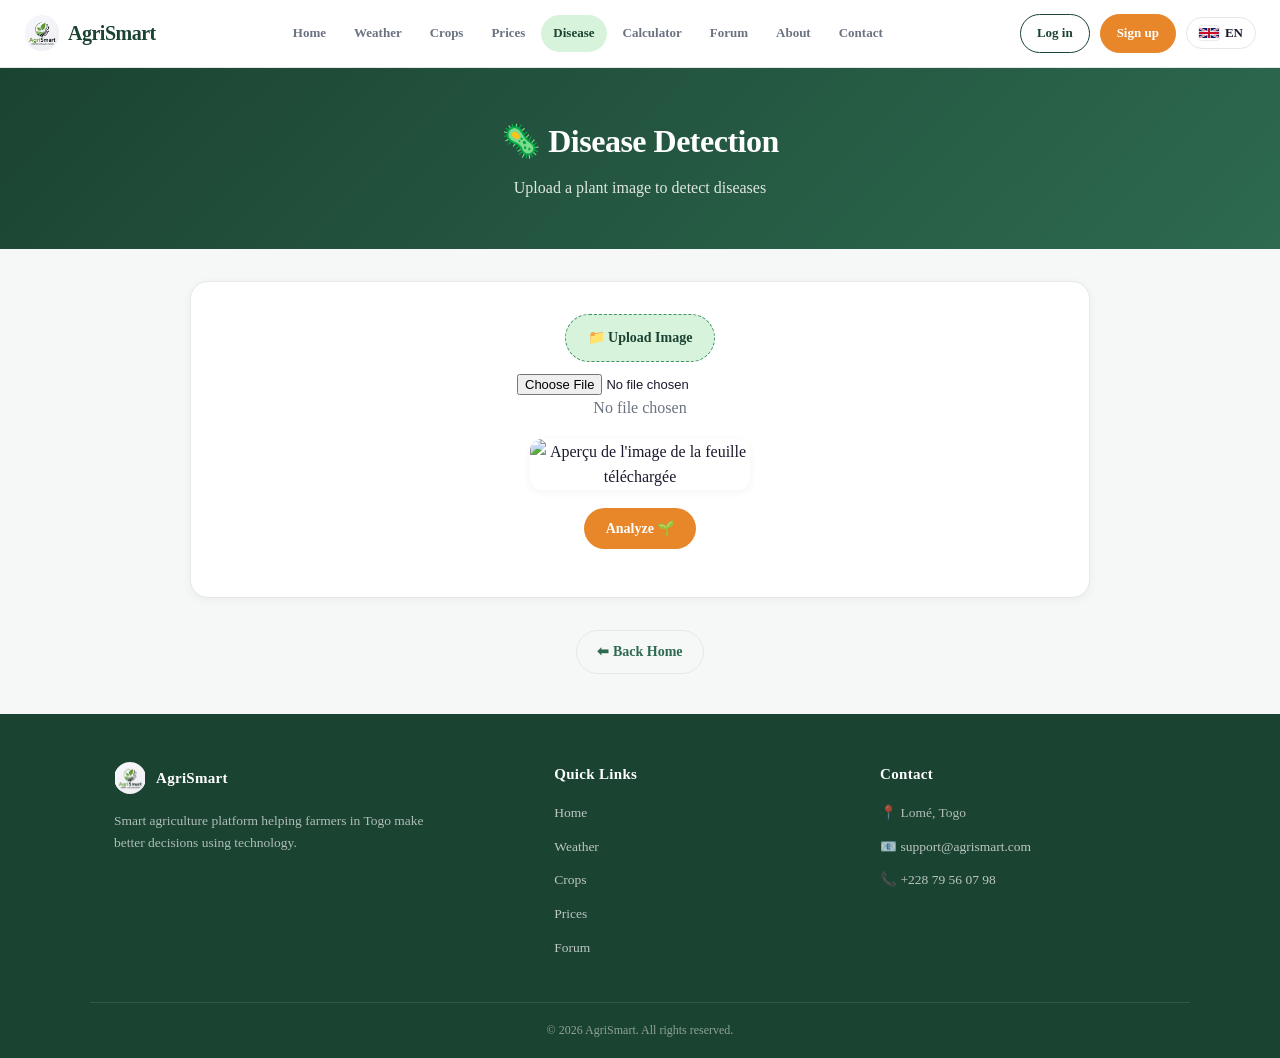
<file: disease.html>
<!DOCTYPE html>
<html lang="en">
<head>
    <meta charset="UTF-8">
    <meta name="viewport" content="width=device-width, initial-scale=1.0">
    <title>AgriSmart - Disease Detection</title>
    <link rel="icon" type="image/x-icon" href="assets/images/favicon.ico">
    <link rel="stylesheet" href="assets/css/style.css">
</head>
<body>

<nav class="topnav" aria-label="Navigation principale">
    <a href="index.html" class="topnav-brand"><img src="assets/images/logo.png" alt="AgriSmart" class="brand-logo">AgriSmart</a>
    <div class="topnav-links">
        <a href="index.html" id="navHome">Home</a>
        <a href="weather.html" id="navWeather">Weather</a>
        <a href="crop.html" id="navCrops">Crops</a>
        <a href="prices.html" id="navPrices">Prices</a>
        <a href="disease.html" id="navDisease">Disease</a>
        <a href="calculator.html" id="navCalculator">Calculator</a>
        <a href="forum.html" id="navForum">Forum</a>
        <a href="about.html" id="navAbout">About</a>
        <a href="contact.html" id="navContact">Contact</a>
    </div>
    <div class="topnav-actions">
        <a href="login.html" class="nav-btn nav-btn-ghost" id="navLoginLink">Se connecter</a>
        <a href="login.html?mode=register" class="nav-btn nav-btn-solid" id="navSignupLink">Créer un compte</a>
        <div class="lang-switcher-modern" role="group" aria-label="Sélecteur de langue">
            <button class="lang-flag-btn" id="langToggleBtn" onclick="toggleLangMenu()" aria-haspopup="true" aria-expanded="false" aria-label="Changer de langue">
                <span class="flag-icon" id="langFlagIconGB">
                    <svg viewBox="0 0 60 30" width="20" height="14"><clipPath id="s"><path d="M0,0 v30 h60 v-30 z"/></clipPath><g clip-path="url(#s)"><path d="M0,0 v30 h60 v-30 z" fill="#012169"/><path d="M0,0 L60,30 M60,0 L0,30" stroke="#fff" stroke-width="6"/><path d="M0,0 L60,30 M60,0 L0,30" stroke="#C8102E" stroke-width="2"/><path d="M30,0 v30 M0,15 h60" stroke="#fff" stroke-width="10"/><path d="M30,0 v30 M0,15 h60" stroke="#C8102E" stroke-width="6"/></g></svg>
                </span>
                <span class="flag-icon" id="langFlagIconFR" style="display:none;">
                    <svg viewBox="0 0 60 30" width="20" height="14"><rect width="20" height="30" fill="#0055A4"/><rect x="20" width="20" height="30" fill="#fff"/><rect x="40" width="20" height="30" fill="#EF4135"/></svg>
                </span>
                <span class="flag-icon" id="langFlagIconTG" style="display:none;">
                    <svg viewBox="0 0 60 30" width="20" height="14">
                        <rect width="60" height="30" fill="#FFCE00"/>
                        <rect width="60" height="6" y="0" fill="#006A4E"/>
                        <rect width="60" height="6" y="12" fill="#006A4E"/>
                        <rect width="60" height="6" y="24" fill="#006A4E"/>
                        <rect width="24" height="18" fill="#D21034"/>
                        <path d="M12,4.5 L13.8,9.3 L19,9.3 L14.8,12.3 L16.4,17.1 L12,14.1 L7.6,17.1 L9.2,12.3 L5,9.3 L10.2,9.3 Z" fill="#fff"/>
                    </svg>
                </span>
                <span id="langFlagCode">EN</span>
            </button>
            <div class="lang-menu" id="langMenu" role="menu">
                <button type="button" class="lang-option" id="langOptionEN" onclick="setLanguage('en')" role="menuitem">
                    <span class="flag-icon">
                        <svg viewBox="0 0 60 30" width="18" height="12"><clipPath id="s2"><path d="M0,0 v30 h60 v-30 z"/></clipPath><g clip-path="url(#s2)"><path d="M0,0 v30 h60 v-30 z" fill="#012169"/><path d="M0,0 L60,30 M60,0 L0,30" stroke="#fff" stroke-width="6"/><path d="M0,0 L60,30 M60,0 L0,30" stroke="#C8102E" stroke-width="2"/><path d="M30,0 v30 M0,15 h60" stroke="#fff" stroke-width="10"/><path d="M30,0 v30 M0,15 h60" stroke="#C8102E" stroke-width="6"/></g></svg>
                    </span>
                    <span>English</span>
                    <span class="lang-check">✓</span>
                </button>
                <button type="button" class="lang-option" id="langOptionFR" onclick="setLanguage('fr')" role="menuitem">
                    <span class="flag-icon">
                        <svg viewBox="0 0 60 30" width="18" height="12"><rect width="20" height="30" fill="#0055A4"/><rect x="20" width="20" height="30" fill="#fff"/><rect x="40" width="20" height="30" fill="#EF4135"/></svg>
                    </span>
                    <span>Français</span>
                    <span class="lang-check">✓</span>
                </button>
                <button type="button" class="lang-option" id="langOptionEWE" onclick="setLanguage('ewe')" role="menuitem">
                    <span class="flag-icon">
                        <svg viewBox="0 0 60 30" width="18" height="12">
                            <rect width="60" height="30" fill="#FFCE00"/>
                            <rect width="60" height="6" y="0" fill="#006A4E"/>
                            <rect width="60" height="6" y="12" fill="#006A4E"/>
                            <rect width="60" height="6" y="24" fill="#006A4E"/>
                            <rect width="24" height="18" fill="#D21034"/>
                            <path d="M12,4.5 L13.8,9.3 L19,9.3 L14.8,12.3 L16.4,17.1 L12,14.1 L7.6,17.1 L9.2,12.3 L5,9.3 L10.2,9.3 Z" fill="#fff"/>
                        </svg>
                    </span>
                    <span>Éwé</span>
                    <span class="lang-check">✓</span>
                </button>
            </div>
        </div>
    </div>
</nav>

<header class="page-header">
    <h1 id="diseaseTitle">🦠 Disease Detection</h1>
    <p id="diseaseSubtitle">
        Upload a plant image to detect diseases
    </p>
</header>

<div class="upload-container">
    <label for="imageInput" class="upload-btn" id="uploadImage">
        📁 Upload Image
    </label>

    <input type="file" id="imageInput" accept="image/*" onchange="previewImage()" aria-describedby="fileText">

    <p id="fileText">No file chosen</p>

    <div class="preview-box">
        <img id="preview" width="220" alt="Aperçu de l'image de la feuille téléchargée">
    </div>

    <button onclick="analyzeImage()" id="analyzeBtn">
        🌱 Analyze Image
    </button>

    <div id="result" role="status" aria-live="polite"></div>
</div>

<div class="back-container">
    <a href="index.html" id="backHome" class="back-btn">⬅ Back Home</a>
</div>

<footer class="footer footer-modern">
    <div class="footer-container footer-container-modern">

        <div class="footer-box footer-brand-box">
            <h3><img src="assets/images/logo.png" alt="" class="footer-logo">AgriSmart</h3>
            <p id="footerDescription">
                Smart agriculture platform helping farmers in Togo make better decisions using technology.
            </p>
        </div>

        <div class="footer-box">
            <h3 id="quickLinks">Quick Links</h3>
            <a href="index.html" id="homeLink">Home</a>
            <a href="weather.html" id="weatherLink">Weather</a>
            <a href="crop.html" id="cropsLink">Crops</a>
            <a href="prices.html" id="pricesLink">Prices</a>
            <a href="forum.html" id="forumLink">Forum</a>
        </div>

        <div class="footer-box">
            <h3 id="contactHeading">Contact</h3>
            <p class="footer-contact-line">📍 Lomé, Togo</p>
            <a href="mailto:support@agrismart.com" class="footer-contact-line footer-contact-link">📧 support@agrismart.com</a>
            <a href="tel:+22879560798" class="footer-contact-line footer-contact-link">📞 +228 79 56 07 98</a>
        </div>

    </div>

    <div class="footer-bottom">
        <p id="footerBottomText">
            © 2026 AgriSmart. All rights reserved.
        </p>
    </div>
</footer>
<script src="assets/js/script.js"></script>
</body>
</html>
</file>
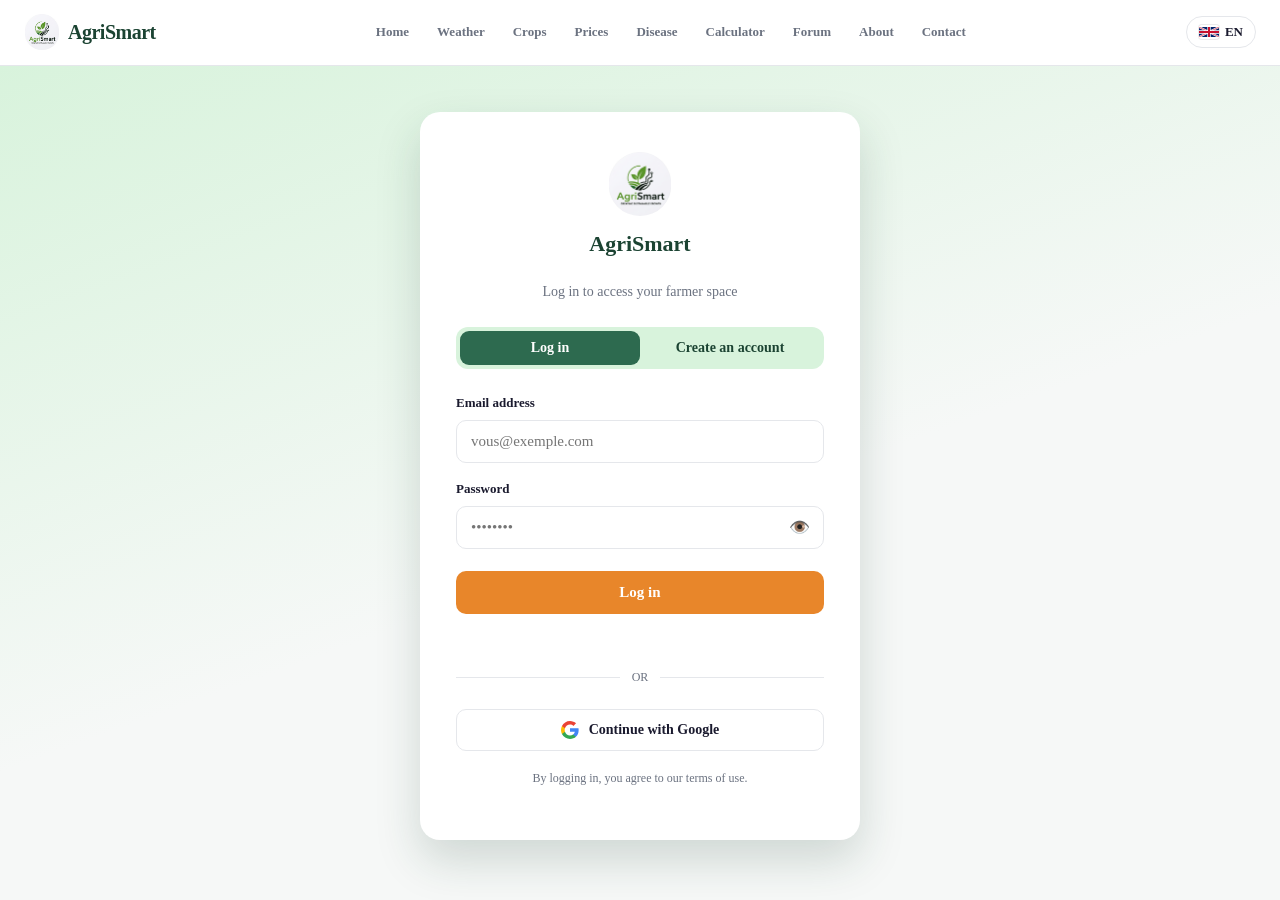
<file: login.html>
<!DOCTYPE html>
<html lang="fr">
<head>
    <meta charset="UTF-8">
    <meta name="viewport" content="width=device-width, initial-scale=1.0">
    <title>Connexion — AgriSmart</title>
    <link rel="icon" type="image/x-icon" href="assets/images/favicon.ico">
    <link rel="stylesheet" href="assets/css/style.css">
    <style>
        .auth-wrap {
            min-height: calc(100vh - 80px);
            display: flex;
            align-items: center;
            justify-content: center;
            padding: 40px 20px;
            background: linear-gradient(160deg, var(--mint-pale) 0%, var(--bg-light) 55%);
        }
        .auth-card {
            background: var(--bg-white);
            border-radius: 20px;
            box-shadow: var(--shadow-lg);
            padding: 40px 36px;
            width: 100%;
            max-width: 440px;
        }
        .auth-logo {
            display: flex;
            flex-direction: column;
            align-items: center;
            gap: 10px;
            margin-bottom: 20px;
        }
        .auth-logo img {
            height: 64px;
            width: 64px;
            border-radius: 50%;
            object-fit: contain;
        }
        .auth-title {
            font-size: 22px;
            font-weight: 900;
            color: var(--forest-dark);
            text-align: center;
        }
        .auth-subtitle {
            text-align: center;
            color: var(--text-muted);
            font-size: 14px;
            margin-bottom: 24px;
        }
        .auth-tabs {
            display: flex;
            background: var(--mint-pale);
            border-radius: 12px;
            padding: 4px;
            margin-bottom: 24px;
        }
        .auth-tab {
            flex: 1;
            text-align: center;
            padding: 9px 0;
            border: none;
            background: transparent;
            border-radius: 9px;
            font-weight: 700;
            font-size: 14px;
            color: var(--forest-dark);
            cursor: pointer;
            transition: background 0.2s ease, color 0.2s ease;
        }
        .auth-tab.active {
            background: var(--forest);
            color: #fff;
        }
        .auth-field {
            margin-bottom: 16px;
        }
        .auth-field label {
            display: block;
            font-size: 13px;
            font-weight: 700;
            color: var(--text);
            margin-bottom: 6px;
        }
        .auth-field input {
            width: 100%;
            padding: 12px 14px;
            border: 1.5px solid var(--border);
            border-radius: 10px;
            font-size: 15px;
            font-family: inherit;
            box-sizing: border-box;
        }
        .auth-field input:focus {
            outline: none;
            border-color: var(--forest-light);
            box-shadow: 0 0 0 3px var(--mint-pale);
        }
        .auth-row {
            display: grid;
            grid-template-columns: 1fr 1fr;
            gap: 12px;
        }
        .auth-password-wrap {
            position: relative;
        }
        .auth-password-wrap input {
            padding-right: 44px;
        }
        .auth-eye-btn {
            position: absolute;
            right: 10px;
            top: 50%;
            transform: translateY(-50%);
            background: none;
            border: none;
            cursor: pointer;
            font-size: 17px;
            padding: 4px;
            line-height: 1;
            color: var(--text-muted);
        }
        .auth-eye-btn:hover { color: var(--forest); }
        .password-rules {
            list-style: none;
            padding: 0;
            margin: 8px 0 0;
            display: grid;
            grid-template-columns: 1fr 1fr;
            gap: 4px 10px;
        }
        .password-rules li {
            font-size: 11.5px;
            color: var(--text-muted);
            display: flex;
            align-items: center;
            gap: 5px;
            transition: color 0.2s ease;
        }
        .password-rules li::before {
            content: "○";
            font-size: 10px;
        }
        .password-rules li.valid {
            color: var(--forest);
        }
        .password-rules li.valid::before {
            content: "●";
            color: var(--forest);
        }
        .auth-submit {
            width: 100%;
            padding: 13px 0;
            border: none;
            border-radius: 10px;
            background: var(--gold);
            color: #fff;
            font-weight: 800;
            font-size: 15px;
            cursor: pointer;
            transition: background 0.2s ease, transform 0.15s ease;
            margin-top: 6px;
        }
        .auth-submit:hover {
            background: var(--gold-dark);
            transform: translateY(-1px);
        }
        .auth-submit:disabled {
            opacity: 0.6;
            cursor: not-allowed;
            transform: none;
        }
        .auth-divider {
            display: flex;
            align-items: center;
            gap: 12px;
            margin: 22px 0;
            color: var(--text-muted);
            font-size: 12px;
        }
        .auth-divider::before, .auth-divider::after {
            content: "";
            flex: 1;
            height: 1px;
            background: var(--border);
        }
        .google-btn {
            width: 100%;
            display: flex;
            align-items: center;
            justify-content: center;
            gap: 10px;
            padding: 11px 0;
            border: 1.5px solid var(--border);
            border-radius: 10px;
            background: #fff;
            font-weight: 700;
            font-size: 14px;
            color: var(--text);
            cursor: pointer;
            transition: background 0.2s ease;
        }
        .google-btn:hover {
            background: var(--bg-light);
        }
        .google-btn svg { flex-shrink: 0; }
        .auth-message {
            margin-top: 14px;
            font-size: 13px;
            text-align: center;
            min-height: 18px;
        }
        .auth-message.error { color: #C0392B; }
        .auth-message.success { color: var(--forest); }
        .auth-footer-note {
            text-align: center;
            font-size: 12px;
            color: var(--text-muted);
            margin-top: 18px;
        }
        .auth-terms {
            display: flex;
            align-items: flex-start;
            gap: 8px;
            margin: 16px 0;
        }
        .auth-terms input {
            margin-top: 3px;
            flex-shrink: 0;
            width: 16px;
            height: 16px;
            accent-color: var(--forest);
        }
        .auth-terms label {
            font-size: 12.5px;
            color: var(--text-muted);
            line-height: 1.5;
        }
        .auth-terms a {
            color: var(--forest);
            font-weight: 700;
            text-decoration: underline;
        }
        .auth-form { display: none; }
        .auth-form.active { display: block; }
        @media (max-width: 480px) {
            .auth-row { grid-template-columns: 1fr; }
        }
    </style>
</head>
<body>

<nav class="topnav" aria-label="Navigation principale">
    <a href="index.html" class="topnav-brand"><img src="assets/images/logo.png" alt="AgriSmart" class="brand-logo">AgriSmart</a>
    <div class="topnav-links">
        <a href="index.html" id="navHome">Home</a>
        <a href="weather.html" id="navWeather">Weather</a>
        <a href="crop.html" id="navCrops">Crops</a>
        <a href="prices.html" id="navPrices">Prices</a>
        <a href="disease.html" id="navDisease">Disease</a>
        <a href="calculator.html" id="navCalculator">Calculator</a>
        <a href="forum.html" id="navForum">Forum</a>
        <a href="about.html" id="navAbout">About</a>
        <a href="contact.html" id="navContact">Contact</a>
    </div>
    <div class="topnav-actions">
        <div class="lang-switcher-modern" role="group" aria-label="Sélecteur de langue">
            <button class="lang-flag-btn" id="langToggleBtn" onclick="toggleLangMenu()" aria-haspopup="true" aria-expanded="false" aria-label="Changer de langue">
                <span class="flag-icon" id="langFlagIconGB">
                    <svg viewBox="0 0 60 30" width="20" height="14"><clipPath id="s"><path d="M0,0 v30 h60 v-30 z"/></clipPath><g clip-path="url(#s)"><path d="M0,0 v30 h60 v-30 z" fill="#012169"/><path d="M0,0 L60,30 M60,0 L0,30" stroke="#fff" stroke-width="6"/><path d="M0,0 L60,30 M60,0 L0,30" stroke="#C8102E" stroke-width="2"/><path d="M30,0 v30 M0,15 h60" stroke="#fff" stroke-width="10"/><path d="M30,0 v30 M0,15 h60" stroke="#C8102E" stroke-width="6"/></g></svg>
                </span>
                <span class="flag-icon" id="langFlagIconFR" style="display:none;">
                    <svg viewBox="0 0 60 30" width="20" height="14"><rect width="20" height="30" fill="#0055A4"/><rect x="20" width="20" height="30" fill="#fff"/><rect x="40" width="20" height="30" fill="#EF4135"/></svg>
                </span>
                <span class="flag-icon" id="langFlagIconTG" style="display:none;">
                    <svg viewBox="0 0 60 30" width="20" height="14">
                        <rect width="60" height="30" fill="#FFCE00"/>
                        <rect width="60" height="6" y="0" fill="#006A4E"/>
                        <rect width="60" height="6" y="12" fill="#006A4E"/>
                        <rect width="60" height="6" y="24" fill="#006A4E"/>
                        <rect width="24" height="18" fill="#D21034"/>
                        <path d="M12,4.5 L13.8,9.3 L19,9.3 L14.8,12.3 L16.4,17.1 L12,14.1 L7.6,17.1 L9.2,12.3 L5,9.3 L10.2,9.3 Z" fill="#fff"/>
                    </svg>
                </span>
                <span id="langFlagCode">EN</span>
            </button>
            <div class="lang-menu" id="langMenu" role="menu">
                <button type="button" class="lang-option" id="langOptionEN" onclick="setLanguage('en')" role="menuitem">
                    <span class="flag-icon">
                        <svg viewBox="0 0 60 30" width="18" height="12"><clipPath id="s2"><path d="M0,0 v30 h60 v-30 z"/></clipPath><g clip-path="url(#s2)"><path d="M0,0 v30 h60 v-30 z" fill="#012169"/><path d="M0,0 L60,30 M60,0 L0,30" stroke="#fff" stroke-width="6"/><path d="M0,0 L60,30 M60,0 L0,30" stroke="#C8102E" stroke-width="2"/><path d="M30,0 v30 M0,15 h60" stroke="#fff" stroke-width="10"/><path d="M30,0 v30 M0,15 h60" stroke="#C8102E" stroke-width="6"/></g></svg>
                    </span>
                    <span>English</span>
                    <span class="lang-check">✓</span>
                </button>
                <button type="button" class="lang-option" id="langOptionFR" onclick="setLanguage('fr')" role="menuitem">
                    <span class="flag-icon">
                        <svg viewBox="0 0 60 30" width="18" height="12"><rect width="20" height="30" fill="#0055A4"/><rect x="20" width="20" height="30" fill="#fff"/><rect x="40" width="20" height="30" fill="#EF4135"/></svg>
                    </span>
                    <span>Français</span>
                    <span class="lang-check">✓</span>
                </button>
                <button type="button" class="lang-option" id="langOptionEWE" onclick="setLanguage('ewe')" role="menuitem">
                    <span class="flag-icon">
                        <svg viewBox="0 0 60 30" width="18" height="12">
                            <rect width="60" height="30" fill="#FFCE00"/>
                            <rect width="60" height="6" y="0" fill="#006A4E"/>
                            <rect width="60" height="6" y="12" fill="#006A4E"/>
                            <rect width="60" height="6" y="24" fill="#006A4E"/>
                            <rect width="24" height="18" fill="#D21034"/>
                            <path d="M12,4.5 L13.8,9.3 L19,9.3 L14.8,12.3 L16.4,17.1 L12,14.1 L7.6,17.1 L9.2,12.3 L5,9.3 L10.2,9.3 Z" fill="#fff"/>
                        </svg>
                    </span>
                    <span>Éwé</span>
                    <span class="lang-check">✓</span>
                </button>
            </div>
        </div>
    </div>
</nav>

<div class="auth-wrap">
    <div class="auth-card">
        <div class="auth-logo">
            <img src="assets/images/logo.png" alt="AgriSmart">
            <div class="auth-title">AgriSmart</div>
        </div>
        <p class="auth-subtitle" id="authSubtitle">Connectez-vous pour accéder à votre espace agriculteur</p>

        <div class="auth-tabs" role="tablist" aria-label="Choix connexion ou inscription">
            <button class="auth-tab active" id="tabLogin" role="tab" aria-selected="true" onclick="switchTab('login')"><span id="tabLoginText">Se connecter</span></button>
            <button class="auth-tab" id="tabRegister" role="tab" aria-selected="false" onclick="switchTab('register')"><span id="tabRegisterText">Créer un compte</span></button>
        </div>

        <!-- ===================== FORMULAIRE CONNEXION ===================== -->
        <form id="loginForm" class="auth-form active" novalidate>
            <div class="auth-field">
                <label for="loginEmail" id="loginEmailLabel">Adresse email</label>
                <input type="email" id="loginEmail" name="email" placeholder="vous@exemple.com" required autocomplete="email">
            </div>
            <div class="auth-field">
                <label for="loginPassword" id="loginPasswordLabel">Mot de passe</label>
                <div class="auth-password-wrap">
                    <input type="password" id="loginPassword" name="password" placeholder="••••••••" required autocomplete="current-password">
                    <button type="button" class="auth-eye-btn" data-target="loginPassword" onclick="togglePasswordVisibility(this)" aria-label="Afficher le mot de passe">👁️</button>
                </div>
            </div>
            <button type="submit" class="auth-submit" id="loginSubmitBtn">Se connecter</button>
            <p class="auth-message" id="loginMessage" role="status" aria-live="polite"></p>
        </form>

        <!-- ===================== FORMULAIRE INSCRIPTION ===================== -->
        <form id="registerForm" class="auth-form" novalidate>
            <div class="auth-row">
                <div class="auth-field">
                    <label for="firstName" id="firstNameLabel">Prénom</label>
                    <input type="text" id="firstName" name="first_name" placeholder="Ama" required autocomplete="given-name">
                </div>
                <div class="auth-field">
                    <label for="lastName" id="lastNameLabel">Nom</label>
                    <input type="text" id="lastName" name="last_name" placeholder="Koffi" required autocomplete="family-name">
                </div>
            </div>
            <div class="auth-field">
                <label for="registerEmail" id="registerEmailLabel">Adresse email</label>
                <input type="email" id="registerEmail" name="email" placeholder="vous@exemple.com" required autocomplete="email">
            </div>
            <div class="auth-row">
                <div class="auth-field">
                    <label for="phone" id="phoneLabel">Numéro de téléphone</label>
                    <input type="tel" id="phone" name="phone" placeholder="+228 90 00 00 00" required autocomplete="tel">
                </div>
                <div class="auth-field">
                    <label for="birthDate" id="birthDateLabel">Date de naissance</label>
                    <input type="date" id="birthDate" name="birth_date" required autocomplete="bday">
                </div>
            </div>
            <div class="auth-field">
                <label for="registerPassword" id="registerPasswordLabel">Mot de passe</label>
                <div class="auth-password-wrap">
                    <input type="password" id="registerPassword" name="password" placeholder="••••••••" required autocomplete="new-password">
                    <button type="button" class="auth-eye-btn" data-target="registerPassword" onclick="togglePasswordVisibility(this)" aria-label="Afficher le mot de passe">👁️</button>
                </div>
                <ul class="password-rules" id="passwordRules">
                    <li id="ruleLength"><span id="ruleLengthText">8 caractères min.</span></li>
                    <li id="ruleUpper"><span id="ruleUpperText">1 majuscule</span></li>
                    <li id="ruleLower"><span id="ruleLowerText">1 minuscule</span></li>
                    <li id="ruleNumber"><span id="ruleNumberText">1 chiffre</span></li>
                    <li id="ruleSpecial"><span id="ruleSpecialText">1 caractère spécial</span></li>
                </ul>
            </div>
            <div class="auth-field">
                <label for="confirmPassword" id="confirmPasswordLabel">Confirmer le mot de passe</label>
                <div class="auth-password-wrap">
                    <input type="password" id="confirmPassword" name="confirm_password" placeholder="••••••••" required autocomplete="new-password">
                    <button type="button" class="auth-eye-btn" data-target="confirmPassword" onclick="togglePasswordVisibility(this)" aria-label="Afficher le mot de passe">👁️</button>
                </div>
                <p class="auth-message" id="confirmMessage" style="text-align:left; margin-top:6px;"></p>
            </div>

            <div class="auth-terms">
                <input type="checkbox" id="termsAccepted" name="terms_accepted" required>
                <label for="termsAccepted" id="termsLabel">J'accepte les <a href="#" onclick="return false;" id="termsLink">conditions d'utilisation</a> et la <a href="#" onclick="return false;" id="privacyLink">politique de confidentialité</a> d'AgriSmart.</label>
            </div>

            <button type="submit" class="auth-submit" id="registerSubmitBtn">Créer mon compte</button>
            <p class="auth-message" id="registerMessage" role="status" aria-live="polite"></p>
        </form>

        <div class="auth-divider" id="authDivider">OU</div>

        <!-- Bouton Google : PLACEHOLDER VISUEL UNIQUEMENT.
             Aucun vrai flux OAuth Google n'est branché ici (nécessiterait un
             projet Google Cloud Console + client_id/secret). -->
        <button type="button" class="google-btn" id="googleBtn" onclick="handleGoogleClick()">
            <svg width="18" height="18" viewBox="0 0 18 18">
                <path fill="#4285F4" d="M17.64 9.2c0-.64-.06-1.25-.16-1.84H9v3.48h4.84c-.21 1.13-.84 2.09-1.8 2.73v2.27h2.92c1.7-1.57 2.68-3.88 2.68-6.64z"/>
                <path fill="#34A853" d="M9 18c2.43 0 4.47-.81 5.96-2.18l-2.92-2.27c-.81.54-1.84.86-3.04.86-2.34 0-4.32-1.58-5.03-3.7H.96v2.34C2.44 15.98 5.48 18 9 18z"/>
                <path fill="#FBBC05" d="M3.97 10.71c-.18-.54-.28-1.11-.28-1.71s.1-1.17.28-1.71V4.95H.96A8.996 8.996 0 0 0 0 9c0 1.45.35 2.83.96 4.05l3.01-2.34z"/>
                <path fill="#EA4335" d="M9 3.58c1.32 0 2.51.45 3.44 1.35l2.58-2.58C13.46.89 11.43 0 9 0 5.48 0 2.44 2.02.96 4.95l3.01 2.34C4.68 5.16 6.66 3.58 9 3.58z"/>
            </svg>
            <span id="googleBtnText">Continuer avec Google</span>
        </button>

        <p class="auth-footer-note" id="authFooterNote">En vous connectant, vous acceptez nos conditions d'utilisation.</p>
    </div>
</div>

<script src="assets/js/script.js"></script>
<script>
let mode = "login"; // "login" ou "register"

// Petits messages dynamiques propres à la page login/register, en 3 langues.
const authText = {
    en: {
        checking: "One moment...",
        loginError: "Something went wrong.",
        loginSuccess: "Login successful! Redirecting...",
        loginNetworkError: "Couldn't reach the server. Please try again.",
        passwordsMatch: "Passwords match ✓",
        passwordsNoMatch: "Passwords don't match",
        passwordInvalid: "The password doesn't meet all the criteria above.",
        passwordsMismatch2: "Passwords don't match.",
        termsRequired: "You must accept the terms of use.",
        registerError: "Something went wrong.",
        registerSuccess: "Account created successfully! You can now log in.",
        registerNetworkError: "Couldn't reach the server. Please try again.",
        googleSoon: "Google sign-in is coming soon!",
        showPassword: "Show password",
        hidePassword: "Hide password"
    },
    fr: {
        checking: "Un instant...",
        loginError: "Une erreur est survenue.",
        loginSuccess: "Connexion réussie ! Redirection...",
        loginNetworkError: "Impossible de contacter le serveur. Réessayez.",
        passwordsMatch: "Les mots de passe correspondent ✓",
        passwordsNoMatch: "Les mots de passe ne correspondent pas",
        passwordInvalid: "Le mot de passe ne respecte pas tous les critères ci-dessus.",
        passwordsMismatch2: "Les mots de passe ne correspondent pas.",
        termsRequired: "Vous devez accepter les conditions d'utilisation.",
        registerError: "Une erreur est survenue.",
        registerSuccess: "Compte créé avec succès ! Vous pouvez vous connecter.",
        registerNetworkError: "Impossible de contacter le serveur. Réessayez.",
        googleSoon: "La connexion Google arrive bientôt !",
        showPassword: "Afficher le mot de passe",
        hidePassword: "Masquer le mot de passe"
    },
    ewe: {
        checking: "Ɣeyiɣi kpuikpui aɖe...",
        loginError: "Vodada aɖe dzɔ.",
        loginSuccess: "Ège ɖe eme nyuie! Wole nu trɔm...",
        loginNetworkError: "Mele ŋutete me be woaka asi server la ŋu o. Gadze edzi.",
        passwordsMatch: "Password-wo sɔ ✓",
        passwordsNoMatch: "Password-wo mesɔ o",
        passwordInvalid: "Password la mewɔ ɖe se siwo katã le tame la dzi o.",
        passwordsMismatch2: "Password-wo mesɔ o.",
        termsRequired: "Ele be nàlɔ̃ ɖe zãzãɖoɖowo dzi.",
        registerError: "Vodada aɖe dzɔ.",
        registerSuccess: "Wowɔ akɔnta la nyuie! Àte ŋu age ɖe eme fifia.",
        registerNetworkError: "Mele ŋutete me be woaka asi server la ŋu o. Gadze edzi.",
        googleSoon: "Google dzi gege ava kpuie!",
        showPassword: "Fia password",
        hidePassword: "Ɣla password"
    }
};

function at(key) {
    const l = (typeof lang !== "undefined" && authText[lang]) ? lang : "fr";
    return authText[l][key];
}

function switchTab(newMode) {
    mode = newMode;
    const isLogin = mode === "login";
    document.getElementById("tabLogin").classList.toggle("active", isLogin);
    document.getElementById("tabRegister").classList.toggle("active", !isLogin);
    document.getElementById("tabLogin").setAttribute("aria-selected", isLogin);
    document.getElementById("tabRegister").setAttribute("aria-selected", !isLogin);
    document.getElementById("loginForm").classList.toggle("active", isLogin);
    document.getElementById("registerForm").classList.toggle("active", !isLogin);
    updateAuthSubtitle();
}

function updateAuthSubtitle() {
    const isLogin = mode === "login";
    const t = (typeof text !== "undefined" && typeof lang !== "undefined") ? text[lang] : null;
    const subtitleEl = document.getElementById("authSubtitle");
    if (!subtitleEl) return;
    if (t) {
        subtitleEl.textContent = isLogin ? t.authSubtitleLogin : t.authSubtitleRegister;
    }
}

// Permet d'arriver directement sur l'onglet inscription via ?mode=register
const urlParams = new URLSearchParams(window.location.search);
if (urlParams.get("mode") === "register") {
    switchTab("register");
}

function togglePasswordVisibility(btn) {
    const targetId = btn.dataset.target;
    const input = document.getElementById(targetId);
    const isHidden = input.type === "password";
    input.type = isHidden ? "text" : "password";
    btn.textContent = isHidden ? "🙈" : "👁️";
    btn.setAttribute("aria-label", isHidden ? at("hidePassword") : at("showPassword"));
}

// ---- Validation du mot de passe en direct ----
const passwordRulesConfig = [
    { id: "ruleLength", test: v => v.length >= 8 },
    { id: "ruleUpper", test: v => /[A-Z]/.test(v) },
    { id: "ruleLower", test: v => /[a-z]/.test(v) },
    { id: "ruleNumber", test: v => /\d/.test(v) },
    { id: "ruleSpecial", test: v => /[^\w\s]/.test(v) },
];

function isPasswordValid(value) {
    return passwordRulesConfig.every(rule => rule.test(value));
}

document.getElementById("registerPassword").addEventListener("input", (e) => {
    const value = e.target.value;
    passwordRulesConfig.forEach(rule => {
        document.getElementById(rule.id).classList.toggle("valid", rule.test(value));
    });
    checkPasswordsMatch();
});

document.getElementById("confirmPassword").addEventListener("input", checkPasswordsMatch);

function checkPasswordsMatch() {
    const pwd = document.getElementById("registerPassword").value;
    const confirm = document.getElementById("confirmPassword").value;
    const msg = document.getElementById("confirmMessage");
    if (!confirm) {
        msg.textContent = "";
        msg.className = "auth-message";
        return true;
    }
    if (pwd === confirm) {
        msg.textContent = at("passwordsMatch");
        msg.className = "auth-message success";
        return true;
    } else {
        msg.textContent = at("passwordsNoMatch");
        msg.className = "auth-message error";
        return false;
    }
}

function setMessage(elId, text, type) {
    const el = document.getElementById(elId);
    el.textContent = text;
    el.className = "auth-message" + (type ? " " + type : "");
}

// ---- Soumission connexion ----
document.getElementById("loginForm").addEventListener("submit", async (e) => {
    e.preventDefault();
    const email = document.getElementById("loginEmail").value.trim();
    const password = document.getElementById("loginPassword").value;
    const submitBtn = document.getElementById("loginSubmitBtn");

    submitBtn.disabled = true;
    setMessage("loginMessage", at("checking"), "");

    try {
        const res = await fetch(`/api/auth?action=login`, {
            method: "POST",
            headers: { "Content-Type": "application/json" },
            body: JSON.stringify({ email, password })
        });
        const data = await res.json();

        if (!res.ok) {
            setMessage("loginMessage", data.error || at("loginError"), "error");
            return;
        }

        setMessage("loginMessage", at("loginSuccess"), "success");
        setTimeout(() => { window.location.href = "index.html"; }, 800);
    } catch (err) {
        setMessage("loginMessage", at("loginNetworkError"), "error");
    } finally {
        submitBtn.disabled = false;
    }
});

// ---- Soumission inscription ----
document.getElementById("registerForm").addEventListener("submit", async (e) => {
    e.preventDefault();

    const first_name = document.getElementById("firstName").value.trim();
    const last_name = document.getElementById("lastName").value.trim();
    const email = document.getElementById("registerEmail").value.trim();
    const phone = document.getElementById("phone").value.trim();
    const birth_date = document.getElementById("birthDate").value;
    const password = document.getElementById("registerPassword").value;
    const confirmPassword = document.getElementById("confirmPassword").value;
    const terms_accepted = document.getElementById("termsAccepted").checked;
    const submitBtn = document.getElementById("registerSubmitBtn");

    if (!isPasswordValid(password)) {
        setMessage("registerMessage", at("passwordInvalid"), "error");
        return;
    }
    if (!checkPasswordsMatch()) {
        setMessage("registerMessage", at("passwordsMismatch2"), "error");
        return;
    }
    if (!terms_accepted) {
        setMessage("registerMessage", at("termsRequired"), "error");
        return;
    }

    submitBtn.disabled = true;
    setMessage("registerMessage", at("checking"), "");

    try {
        const res = await fetch(`/api/auth?action=register`, {
            method: "POST",
            headers: { "Content-Type": "application/json" },
            body: JSON.stringify({ first_name, last_name, email, phone, birth_date, password, terms_accepted })
        });
        const data = await res.json();

        if (!res.ok) {
            setMessage("registerMessage", data.error || at("registerError"), "error");
            return;
        }

        setMessage("registerMessage", at("registerSuccess"), "success");
        setTimeout(() => switchTab("login"), 1200);
    } catch (err) {
        setMessage("registerMessage", at("registerNetworkError"), "error");
    } finally {
        submitBtn.disabled = false;
    }
});

function handleGoogleClick() {
    // PLACEHOLDER : pas de vrai OAuth Google branché pour l'instant.
    const msgId = mode === "login" ? "loginMessage" : "registerMessage";
    setMessage(msgId, at("googleSoon"), "");
}
</script>

</body>
</html>
</file>
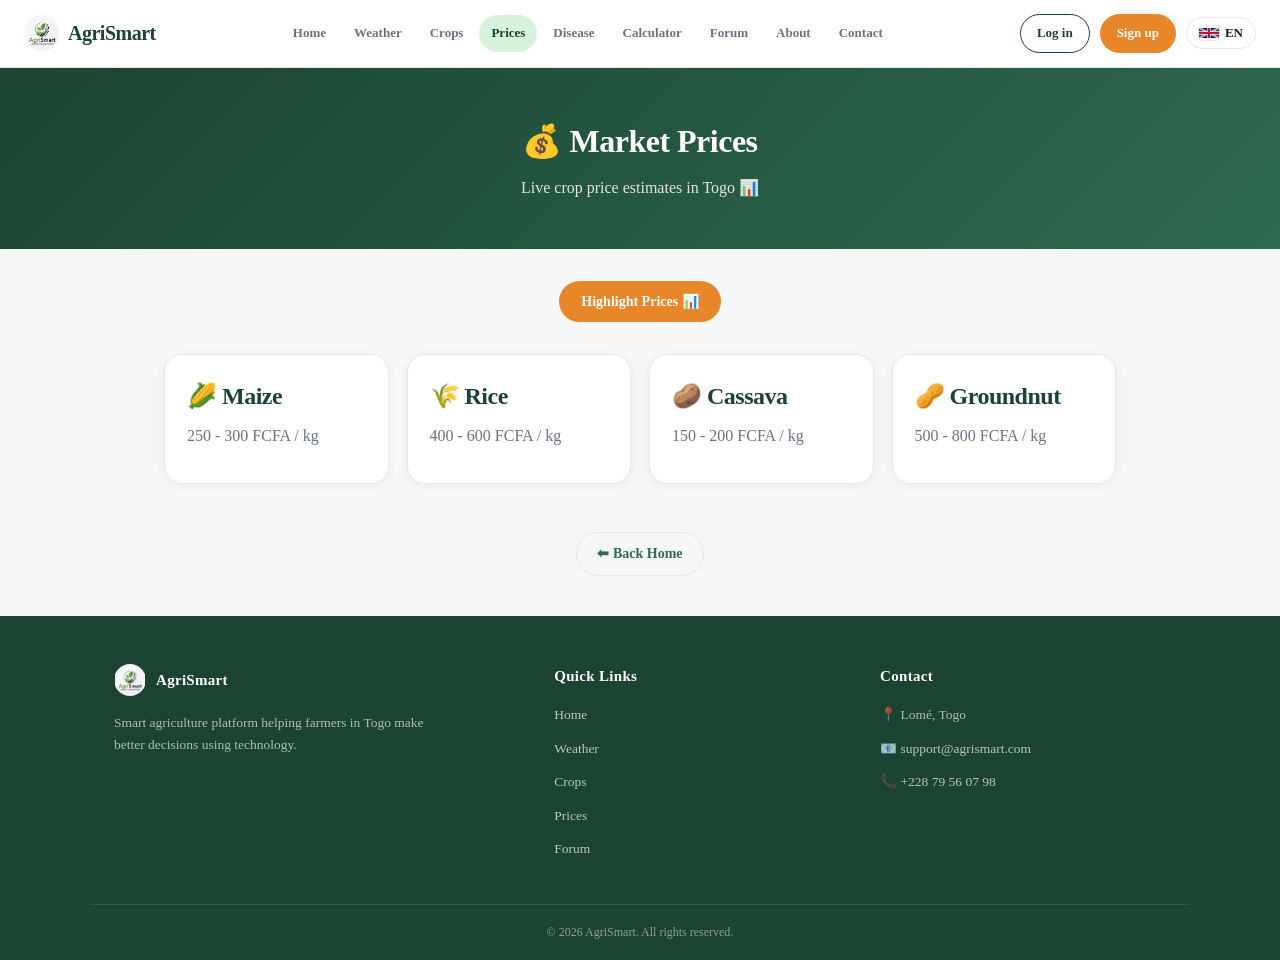
<file: prices.html>
<!DOCTYPE html>
<html lang="en">
<head>
    <meta charset="UTF-8">
    <meta name="viewport" content="width=device-width, initial-scale=1.0">
    <title>AgriSmart - Market Prices</title>
    <link rel="icon" type="image/x-icon" href="assets/images/favicon.ico">
    <link rel="stylesheet" href="assets/css/style.css">
</head>
<body>

<nav class="topnav" aria-label="Navigation principale">
    <a href="index.html" class="topnav-brand"><img src="assets/images/logo.png" alt="AgriSmart" class="brand-logo">AgriSmart</a>
    <div class="topnav-links">
        <a href="index.html" id="navHome">Home</a>
        <a href="weather.html" id="navWeather">Weather</a>
        <a href="crop.html" id="navCrops">Crops</a>
        <a href="prices.html" id="navPrices">Prices</a>
        <a href="disease.html" id="navDisease">Disease</a>
        <a href="calculator.html" id="navCalculator">Calculator</a>
        <a href="forum.html" id="navForum">Forum</a>
        <a href="about.html" id="navAbout">About</a>
        <a href="contact.html" id="navContact">Contact</a>
    </div>
    <div class="topnav-actions">
        <a href="login.html" class="nav-btn nav-btn-ghost" id="navLoginLink">Se connecter</a>
        <a href="login.html?mode=register" class="nav-btn nav-btn-solid" id="navSignupLink">Créer un compte</a>
        <div class="lang-switcher-modern" role="group" aria-label="Sélecteur de langue">
            <button class="lang-flag-btn" id="langToggleBtn" onclick="toggleLangMenu()" aria-haspopup="true" aria-expanded="false" aria-label="Changer de langue">
                <span class="flag-icon" id="langFlagIconGB">
                    <svg viewBox="0 0 60 30" width="20" height="14"><clipPath id="s"><path d="M0,0 v30 h60 v-30 z"/></clipPath><g clip-path="url(#s)"><path d="M0,0 v30 h60 v-30 z" fill="#012169"/><path d="M0,0 L60,30 M60,0 L0,30" stroke="#fff" stroke-width="6"/><path d="M0,0 L60,30 M60,0 L0,30" stroke="#C8102E" stroke-width="2"/><path d="M30,0 v30 M0,15 h60" stroke="#fff" stroke-width="10"/><path d="M30,0 v30 M0,15 h60" stroke="#C8102E" stroke-width="6"/></g></svg>
                </span>
                <span class="flag-icon" id="langFlagIconFR" style="display:none;">
                    <svg viewBox="0 0 60 30" width="20" height="14"><rect width="20" height="30" fill="#0055A4"/><rect x="20" width="20" height="30" fill="#fff"/><rect x="40" width="20" height="30" fill="#EF4135"/></svg>
                </span>
                <span class="flag-icon" id="langFlagIconTG" style="display:none;">
                    <svg viewBox="0 0 60 30" width="20" height="14">
                        <rect width="60" height="30" fill="#FFCE00"/>
                        <rect width="60" height="6" y="0" fill="#006A4E"/>
                        <rect width="60" height="6" y="12" fill="#006A4E"/>
                        <rect width="60" height="6" y="24" fill="#006A4E"/>
                        <rect width="24" height="18" fill="#D21034"/>
                        <path d="M12,4.5 L13.8,9.3 L19,9.3 L14.8,12.3 L16.4,17.1 L12,14.1 L7.6,17.1 L9.2,12.3 L5,9.3 L10.2,9.3 Z" fill="#fff"/>
                    </svg>
                </span>
                <span id="langFlagCode">EN</span>
            </button>
            <div class="lang-menu" id="langMenu" role="menu">
                <button type="button" class="lang-option" id="langOptionEN" onclick="setLanguage('en')" role="menuitem">
                    <span class="flag-icon">
                        <svg viewBox="0 0 60 30" width="18" height="12"><clipPath id="s2"><path d="M0,0 v30 h60 v-30 z"/></clipPath><g clip-path="url(#s2)"><path d="M0,0 v30 h60 v-30 z" fill="#012169"/><path d="M0,0 L60,30 M60,0 L0,30" stroke="#fff" stroke-width="6"/><path d="M0,0 L60,30 M60,0 L0,30" stroke="#C8102E" stroke-width="2"/><path d="M30,0 v30 M0,15 h60" stroke="#fff" stroke-width="10"/><path d="M30,0 v30 M0,15 h60" stroke="#C8102E" stroke-width="6"/></g></svg>
                    </span>
                    <span>English</span>
                    <span class="lang-check">✓</span>
                </button>
                <button type="button" class="lang-option" id="langOptionFR" onclick="setLanguage('fr')" role="menuitem">
                    <span class="flag-icon">
                        <svg viewBox="0 0 60 30" width="18" height="12"><rect width="20" height="30" fill="#0055A4"/><rect x="20" width="20" height="30" fill="#fff"/><rect x="40" width="20" height="30" fill="#EF4135"/></svg>
                    </span>
                    <span>Français</span>
                    <span class="lang-check">✓</span>
                </button>
                <button type="button" class="lang-option" id="langOptionEWE" onclick="setLanguage('ewe')" role="menuitem">
                    <span class="flag-icon">
                        <svg viewBox="0 0 60 30" width="18" height="12">
                            <rect width="60" height="30" fill="#FFCE00"/>
                            <rect width="60" height="6" y="0" fill="#006A4E"/>
                            <rect width="60" height="6" y="12" fill="#006A4E"/>
                            <rect width="60" height="6" y="24" fill="#006A4E"/>
                            <rect width="24" height="18" fill="#D21034"/>
                            <path d="M12,4.5 L13.8,9.3 L19,9.3 L14.8,12.3 L16.4,17.1 L12,14.1 L7.6,17.1 L9.2,12.3 L5,9.3 L10.2,9.3 Z" fill="#fff"/>
                        </svg>
                    </span>
                    <span>Éwé</span>
                    <span class="lang-check">✓</span>
                </button>
            </div>
        </div>
    </div>
</nav>

<header class="page-header">
    <h1 id="pricesTitle">💰 Market Prices</h1>
    <p id="priceSubtitle">Live crop price estimates in Togo 📊</p>
</header>

<div class="action-bar">
    <button onclick="highlightCheap()" id="highlightBtn">
        📊 Highlight Best Prices
    </button>
</div>

<div class="card-container">
    <div class="price-card reveal" data-price="275" data-crop="maize">
        <h2 id="maizeName">🌽 Maize</h2>
        <p id="maizePriceRange">250 - 300 FCFA / kg</p>
    </div>

    <div class="price-card reveal reveal-delay-1" data-price="500" data-crop="rice">
        <h2 id="riceName">🌾 Rice</h2>
        <p id="ricePriceRange">400 - 600 FCFA / kg</p>
    </div>

    <div class="price-card reveal reveal-delay-2" data-price="175" data-crop="cassava">
        <h2 id="cassavaName">🥔 Cassava</h2>
        <p id="cassavaPriceRange">150 - 200 FCFA / kg</p>
    </div>

    <div class="price-card reveal reveal-delay-3" data-price="650" data-crop="groundnut">
        <h2 id="groundnutName">🥜 Groundnut</h2>
        <p id="groundnutPriceRange">500 - 800 FCFA / kg</p>
    </div>
</div>

<div class="back-container">
    <a href="index.html" class="back-btn" id="backHome">⬅ Back Home</a>
</div>

<footer class="footer footer-modern">
    <div class="footer-container footer-container-modern">

        <div class="footer-box footer-brand-box">
            <h3><img src="assets/images/logo.png" alt="" class="footer-logo">AgriSmart</h3>
            <p id="footerDescription">
                Smart agriculture platform helping farmers in Togo make better decisions using technology.
            </p>
        </div>

        <div class="footer-box">
            <h3 id="quickLinks">Quick Links</h3>
            <a href="index.html" id="homeLink">Home</a>
            <a href="weather.html" id="weatherLink">Weather</a>
            <a href="crop.html" id="cropsLink">Crops</a>
            <a href="prices.html" id="pricesLink">Prices</a>
            <a href="forum.html" id="forumLink">Forum</a>
        </div>

        <div class="footer-box">
            <h3 id="contactHeading">Contact</h3>
            <p class="footer-contact-line">📍 Lomé, Togo</p>
            <a href="mailto:support@agrismart.com" class="footer-contact-line footer-contact-link">📧 support@agrismart.com</a>
            <a href="tel:+22879560798" class="footer-contact-line footer-contact-link">📞 +228 79 56 07 98</a>
        </div>

    </div>

    <div class="footer-bottom">
        <p id="footerBottomText">
            © 2026 AgriSmart. All rights reserved.
        </p>
    </div>
</footer>
<script src="assets/js/script.js"></script>
</body>
</html>
</file>
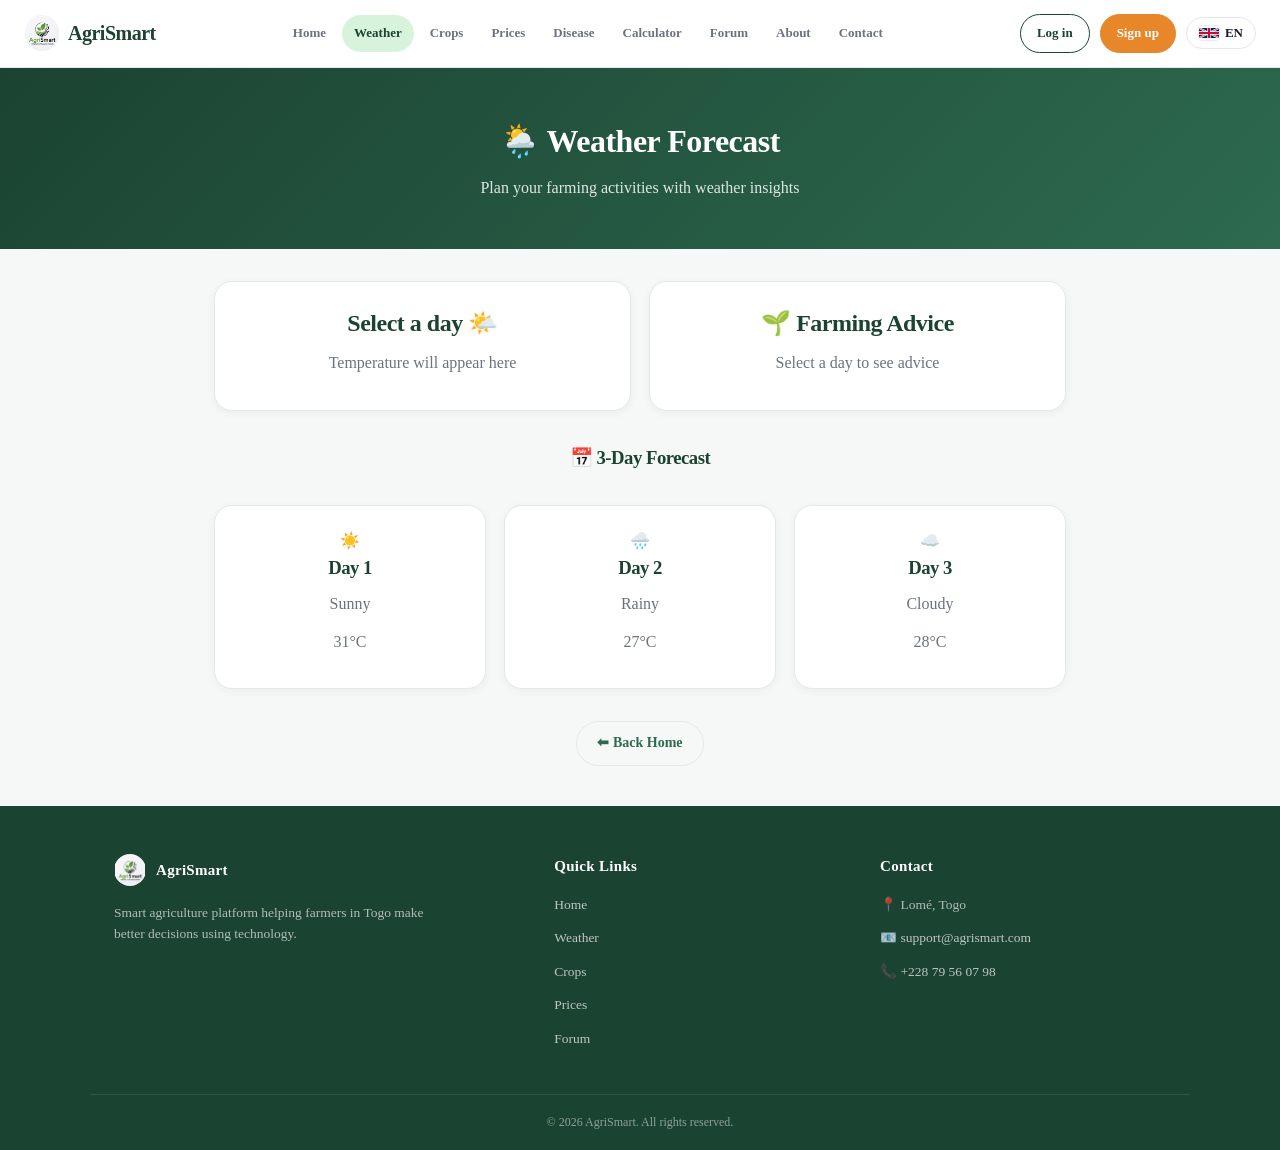
<file: weather.html>
<!DOCTYPE html>
<html lang="en">
<head>
    <meta charset="UTF-8">
    <meta name="viewport" content="width=device-width, initial-scale=1.0">
    <title>AgriSmart - Weather</title>
    <link rel="icon" type="image/x-icon" href="assets/images/favicon.ico">
    <link rel="stylesheet" href="assets/css/style.css">
</head>
<body>

<nav class="topnav" aria-label="Navigation principale">
    <a href="index.html" class="topnav-brand"><img src="assets/images/logo.png" alt="AgriSmart" class="brand-logo">AgriSmart</a>
    <div class="topnav-links">
        <a href="index.html" id="navHome">Home</a>
        <a href="weather.html" id="navWeather">Weather</a>
        <a href="crop.html" id="navCrops">Crops</a>
        <a href="prices.html" id="navPrices">Prices</a>
        <a href="disease.html" id="navDisease">Disease</a>
        <a href="calculator.html" id="navCalculator">Calculator</a>
        <a href="forum.html" id="navForum">Forum</a>
        <a href="about.html" id="navAbout">About</a>
        <a href="contact.html" id="navContact">Contact</a>
    </div>
    <div class="topnav-actions">
        <a href="login.html" class="nav-btn nav-btn-ghost" id="navLoginLink">Se connecter</a>
        <a href="login.html?mode=register" class="nav-btn nav-btn-solid" id="navSignupLink">Créer un compte</a>
        <div class="lang-switcher-modern" role="group" aria-label="Sélecteur de langue">
            <button class="lang-flag-btn" id="langToggleBtn" onclick="toggleLangMenu()" aria-haspopup="true" aria-expanded="false" aria-label="Changer de langue">
                <span class="flag-icon" id="langFlagIconGB">
                    <svg viewBox="0 0 60 30" width="20" height="14"><clipPath id="s"><path d="M0,0 v30 h60 v-30 z"/></clipPath><g clip-path="url(#s)"><path d="M0,0 v30 h60 v-30 z" fill="#012169"/><path d="M0,0 L60,30 M60,0 L0,30" stroke="#fff" stroke-width="6"/><path d="M0,0 L60,30 M60,0 L0,30" stroke="#C8102E" stroke-width="2"/><path d="M30,0 v30 M0,15 h60" stroke="#fff" stroke-width="10"/><path d="M30,0 v30 M0,15 h60" stroke="#C8102E" stroke-width="6"/></g></svg>
                </span>
                <span class="flag-icon" id="langFlagIconFR" style="display:none;">
                    <svg viewBox="0 0 60 30" width="20" height="14"><rect width="20" height="30" fill="#0055A4"/><rect x="20" width="20" height="30" fill="#fff"/><rect x="40" width="20" height="30" fill="#EF4135"/></svg>
                </span>
                <span class="flag-icon" id="langFlagIconTG" style="display:none;">
                    <svg viewBox="0 0 60 30" width="20" height="14">
                        <rect width="60" height="30" fill="#FFCE00"/>
                        <rect width="60" height="6" y="0" fill="#006A4E"/>
                        <rect width="60" height="6" y="12" fill="#006A4E"/>
                        <rect width="60" height="6" y="24" fill="#006A4E"/>
                        <rect width="24" height="18" fill="#D21034"/>
                        <path d="M12,4.5 L13.8,9.3 L19,9.3 L14.8,12.3 L16.4,17.1 L12,14.1 L7.6,17.1 L9.2,12.3 L5,9.3 L10.2,9.3 Z" fill="#fff"/>
                    </svg>
                </span>
                <span id="langFlagCode">EN</span>
            </button>
            <div class="lang-menu" id="langMenu" role="menu">
                <button type="button" class="lang-option" id="langOptionEN" onclick="setLanguage('en')" role="menuitem">
                    <span class="flag-icon">
                        <svg viewBox="0 0 60 30" width="18" height="12"><clipPath id="s2"><path d="M0,0 v30 h60 v-30 z"/></clipPath><g clip-path="url(#s2)"><path d="M0,0 v30 h60 v-30 z" fill="#012169"/><path d="M0,0 L60,30 M60,0 L0,30" stroke="#fff" stroke-width="6"/><path d="M0,0 L60,30 M60,0 L0,30" stroke="#C8102E" stroke-width="2"/><path d="M30,0 v30 M0,15 h60" stroke="#fff" stroke-width="10"/><path d="M30,0 v30 M0,15 h60" stroke="#C8102E" stroke-width="6"/></g></svg>
                    </span>
                    <span>English</span>
                    <span class="lang-check">✓</span>
                </button>
                <button type="button" class="lang-option" id="langOptionFR" onclick="setLanguage('fr')" role="menuitem">
                    <span class="flag-icon">
                        <svg viewBox="0 0 60 30" width="18" height="12"><rect width="20" height="30" fill="#0055A4"/><rect x="20" width="20" height="30" fill="#fff"/><rect x="40" width="20" height="30" fill="#EF4135"/></svg>
                    </span>
                    <span>Français</span>
                    <span class="lang-check">✓</span>
                </button>
                <button type="button" class="lang-option" id="langOptionEWE" onclick="setLanguage('ewe')" role="menuitem">
                    <span class="flag-icon">
                        <svg viewBox="0 0 60 30" width="18" height="12">
                            <rect width="60" height="30" fill="#FFCE00"/>
                            <rect width="60" height="6" y="0" fill="#006A4E"/>
                            <rect width="60" height="6" y="12" fill="#006A4E"/>
                            <rect width="60" height="6" y="24" fill="#006A4E"/>
                            <rect width="24" height="18" fill="#D21034"/>
                            <path d="M12,4.5 L13.8,9.3 L19,9.3 L14.8,12.3 L16.4,17.1 L12,14.1 L7.6,17.1 L9.2,12.3 L5,9.3 L10.2,9.3 Z" fill="#fff"/>
                        </svg>
                    </span>
                    <span>Éwé</span>
                    <span class="lang-check">✓</span>
                </button>
            </div>
        </div>
    </div>
</nav>

<header class="page-header">
    <h1 id="weatherMain">🌦️ Weather Forecast</h1>
    <p id="weatherSubtitle">Plan your farming activities with weather insights</p>
</header>

<div class="weather-container">
    <div class="weather-box reveal">
        <h2 id="weatherTitle">Select a day 🌤️</h2>
        <p id="temp">Temperature will appear here</p>
    </div>

    <div class="advice-box reveal">
        <h2 id="adviceTitle">🌱 Farming Advice</h2>
        <p id="advice">Click a day to see farming advice</p>
    </div>
</div>

<h3 class="section-title" id="forecastTitle" style="text-align:center;">📅 3-Day Forecast</h3>

<div class="forecast-container">
    <div class="forecast-card reveal" onclick="changeWeather('day1')" role="button" tabindex="0" onkeydown="if(event.key==='Enter'||event.key===' '){event.preventDefault();changeWeather('day1');}">
        ☀️<h3 id="day1">Day 1</h3>
        <p id="sunny">Sunny</p>
        <p>31°C</p>
    </div>

    <div class="forecast-card reveal reveal-delay-1" onclick="changeWeather('day2')" role="button" tabindex="0" onkeydown="if(event.key==='Enter'||event.key===' '){event.preventDefault();changeWeather('day2');}">
        🌧️<h3 id="day2">Day 2</h3>
        <p id="rainy">Rainy</p>
        <p>27°C</p>
    </div>

    <div class="forecast-card reveal reveal-delay-2" onclick="changeWeather('day3')" role="button" tabindex="0" onkeydown="if(event.key==='Enter'||event.key===' '){event.preventDefault();changeWeather('day3');}">
        ☁️<h3 id="day3">Day 3</h3>
        <p id="cloudy">Cloudy</p>
        <p>28°C</p>
    </div>
</div>

<div class="back-container">
    <a href="index.html" class="back-btn" id="backHome">⬅ Back Home</a>
</div>

<footer class="footer footer-modern">
    <div class="footer-container footer-container-modern">

        <div class="footer-box footer-brand-box">
            <h3><img src="assets/images/logo.png" alt="" class="footer-logo">AgriSmart</h3>
            <p id="footerDescription">
                Smart agriculture platform helping farmers in Togo make better decisions using technology.
            </p>
        </div>

        <div class="footer-box">
            <h3 id="quickLinks">Quick Links</h3>
            <a href="index.html" id="homeLink">Home</a>
            <a href="weather.html" id="weatherLink">Weather</a>
            <a href="crop.html" id="cropsLink">Crops</a>
            <a href="prices.html" id="pricesLink">Prices</a>
            <a href="forum.html" id="forumLink">Forum</a>
        </div>

        <div class="footer-box">
            <h3 id="contactHeading">Contact</h3>
            <p class="footer-contact-line">📍 Lomé, Togo</p>
            <a href="mailto:support@agrismart.com" class="footer-contact-line footer-contact-link">📧 support@agrismart.com</a>
            <a href="tel:+22879560798" class="footer-contact-line footer-contact-link">📞 +228 79 56 07 98</a>
        </div>

    </div>

    <div class="footer-bottom">
        <p id="footerBottomText">
            © 2026 AgriSmart. All rights reserved.
        </p>
    </div>
</footer>
<script src="assets/js/script.js"></script>
</body>
</html>
</file>
<file: assets/css/style.css>
/* =========================================================
   AgriSmart — Design System (adapted from AgroPrix tokens)
   ========================================================= */

:root {
  --forest-dark: #1B4332;
  --forest: #2D6A4F;
  --forest-light: #40916C;
  --mint: #52B788;
  --mint-pale: #D8F3DC;
  --mint-pale-2: #B7E4C7;
  --gold: #E8862A;
  --gold-dark: #C96F1E;

  --text: #1A1A2E;
  --text-muted: #6B7280;
  --bg-light: #F6F8F7;
  --bg-white: #FFFFFF;
  --border: #E5E7EB;

  --radius-card: 18px;
  --radius-pill: 999px;
  --shadow-sm: 0 2px 8px rgba(27, 67, 50, 0.06);
  --shadow-md: 0 10px 30px rgba(27, 67, 50, 0.12);
  --shadow-lg: 0 20px 45px rgba(27, 67, 50, 0.18);
}

* { box-sizing: border-box; }

:focus-visible {
  outline: 3px solid var(--forest-light);
  outline-offset: 2px;
}

.sr-only {
  position: absolute;
  width: 1px;
  height: 1px;
  padding: 0;
  margin: -1px;
  overflow: hidden;
  clip: rect(0, 0, 0, 0);
  white-space: nowrap;
  border: 0;
}

body {
  margin: 0;
  font-family: Cambria, Georgia, "Times New Roman", serif;
  color: var(--text);
  background: var(--bg-light);
  line-height: 1.6;
  -webkit-font-smoothing: antialiased;
}

h1, h2, h3 {
  font-weight: 800;
  letter-spacing: -0.5px;
  color: var(--forest-dark);
  margin: 0 0 8px;
}

p { color: var(--text-muted); margin: 0 0 12px; }

a { color: inherit; text-decoration: none; }

img { max-width: 100%; display: block; }

/* =========================================================
   TOP NAV ACTIONS (langue, connexion, inscription)
   ========================================================= */

.topnav-actions {
  display: flex;
  align-items: center;
  gap: 10px;
}

.lang-flag-btn {
  display: flex;
  align-items: center;
  gap: 6px;
  border: 1.5px solid var(--border);
  background: var(--bg-white);
  color: var(--text);
  font-size: 13px;
  font-weight: 700;
  padding: 7px 12px;
  border-radius: var(--radius-pill);
  cursor: pointer;
  transition: 0.2s;
}

.lang-flag-btn span:first-child { font-size: 16px; }

.flag-icon {
  display: inline-flex;
  align-items: center;
  border-radius: 3px;
  overflow: hidden;
  box-shadow: 0 0 0 1px rgba(0,0,0,0.08);
}

.lang-flag-btn:hover {
  border-color: var(--forest-light);
  background: var(--mint-pale);
}

/* Language dropdown (3 languages: EN / FR / Éwé) */
.lang-switcher-modern {
  position: relative;
}

.lang-menu {
  position: absolute;
  top: calc(100% + 8px);
  right: 0;
  background: var(--bg-white);
  border: 1.5px solid var(--border);
  border-radius: 12px;
  box-shadow: 0 8px 24px rgba(0,0,0,0.12);
  padding: 6px;
  min-width: 168px;
  z-index: 200;
  display: none;
  flex-direction: column;
  gap: 2px;
}

.lang-menu.open { display: flex; }

.lang-option {
  display: flex;
  align-items: center;
  gap: 8px;
  border: none;
  background: transparent;
  color: var(--text);
  font-size: 13px;
  font-weight: 600;
  padding: 8px 10px;
  border-radius: 8px;
  cursor: pointer;
  text-align: left;
  width: 100%;
}

.lang-option:hover {
  background: var(--mint-pale);
}

.lang-option.active {
  background: var(--mint-pale);
  color: var(--forest-dark);
}

.lang-option .flag-icon {
  flex: 0 0 auto;
}

.lang-option .lang-check {
  margin-left: auto;
  font-size: 12px;
  color: var(--forest-dark);
  visibility: hidden;
}

.lang-option.active .lang-check {
  visibility: visible;
}

.nav-btn {
  font-size: 13px;
  font-weight: 700;
  padding: 8px 16px;
  border-radius: var(--radius-pill);
  transition: 0.2s;
  white-space: nowrap;
}

.nav-btn-ghost {
  color: var(--forest-dark);
  border: 1.5px solid var(--forest-dark);
  background: transparent;
}

.nav-btn-ghost:hover {
  background: var(--mint-pale);
}

.nav-btn-solid {
  background: var(--gold);
  color: #fff !important;
  border: 1.5px solid var(--gold);
}

.nav-btn-solid:hover {
  background: var(--gold-dark);
  border-color: var(--gold-dark);
}

/* =========================================================
   TOP NAV (site-wide)
   ========================================================= */

.topnav {
  background: var(--bg-white);
  border-bottom: 1px solid var(--border);
  padding: 14px 24px;
  display: flex;
  align-items: center;
  justify-content: space-between;
  flex-wrap: wrap;
  gap: 12px;
  position: sticky;
  top: 0;
  z-index: 50;
}

.topnav-brand {
  font-size: 20px;
  font-weight: 900;
  color: var(--forest-dark);
  display: flex;
  align-items: center;
  gap: 8px;
  letter-spacing: -0.5px;
  text-decoration: none;
}

.brand-logo {
  height: 36px;
  width: 36px;
  object-fit: contain;
  border-radius: 50%;
}

.topnav-links {
  display: flex;
  gap: 4px;
  flex-wrap: wrap;
}

.topnav-links a {
  font-size: 13px;
  font-weight: 600;
  color: var(--text-muted);
  padding: 8px 12px;
  border-radius: var(--radius-pill);
  transition: 0.2s;
}

.topnav-links a:hover,
.topnav-links a.current {
  background: var(--mint-pale);
  color: var(--forest-dark);
}

/* =========================================================
   HERO (index page)
   ========================================================= */


.hero {
  position: relative;
  background: linear-gradient(135deg, var(--forest-dark), var(--forest));
  color: #fff;
  padding: 64px 24px 88px;
  text-align: center;
  overflow: hidden;
}

.hero::after {
  content: "";
  position: absolute;
  inset: 0;
  background: radial-gradient(circle at 80% 20%, rgba(82,183,136,0.35), transparent 55%);
  pointer-events: none;
}

.hero h1 {
  color: #fff;
  font-size: clamp(28px, 5vw, 44px);
  font-weight: 900;
  position: relative;
}

.hero p#subtitle,
.hero p {
  color: rgba(255,255,255,0.85);
  font-size: 16px;
  max-width: 560px;
  margin: 0 auto 28px;
  position: relative;
}

.hero .eyebrow {
  display: inline-block;
  font-size: 11px;
  font-weight: 700;
  letter-spacing: 2px;
  text-transform: uppercase;
  color: var(--gold);
  background: rgba(232,134,42,0.15);
  padding: 6px 14px;
  border-radius: var(--radius-pill);
  margin-bottom: 16px;
  position: relative;
}

/* Slider */
.slider {
  max-width: 900px;
  margin: 0 auto;
  border-radius: var(--radius-card);
  overflow: hidden;
  box-shadow: var(--shadow-lg);
  position: relative;
}

.slides {
  display: flex;
  overflow-x: auto;
  scroll-snap-type: x mandatory;
  scrollbar-width: none;
}

.slides::-webkit-scrollbar { display: none; }

.slides img {
  scroll-snap-align: start;
  flex: 0 0 100%;
  width: 100%;
  height: 320px;
  object-fit: cover;
}

/* =========================================================
   PAGE HEADER (inner pages)
   ========================================================= */

.page-header,
.contact-header,
.calc-header,
.forum-header {
  background: linear-gradient(135deg, var(--forest-dark), var(--forest));
  color: #fff;
  padding: 48px 24px;
  text-align: center;
}

.page-header h1,
.contact-header h1,
.calc-header h1,
.forum-header h1 {
  color: #fff;
  font-size: clamp(24px, 4vw, 32px);
}

.page-header p,
.contact-header p,
.calc-header p,
.forum-header p {
  color: rgba(255,255,255,0.85);
  max-width: 480px;
  margin: 0 auto;
}

/* =========================================================
   MENU CARDS (index navigation)
   ========================================================= */

.menu {
  display: grid;
  grid-template-columns: repeat(auto-fit, minmax(220px, 1fr));
  gap: 18px;
  max-width: 1000px;
  margin: -48px auto 48px;
  padding: 0 24px;
  position: relative;
  z-index: 2;
}

.menu .card {
  background: var(--bg-white);
  border: 1px solid var(--border);
  border-radius: var(--radius-card);
  padding: 26px 20px;
  text-align: center;
  font-size: 16px;
  font-weight: 700;
  color: var(--forest-dark);
  box-shadow: var(--shadow-md);
  transition: transform 0.25s ease, box-shadow 0.25s ease;
  width: auto;
  margin: 0;
  display: flex;
  align-items: center;
  justify-content: center;
  min-height: 100px;
}

.menu .card:hover {
  transform: translateY(-5px);
  box-shadow: var(--shadow-lg);
  color: var(--forest);
}

/* =========================================================
   GENERIC CARD PATTERNS
   ========================================================= */

.card-container {
  display: grid;
  grid-template-columns: repeat(auto-fit, minmax(220px, 1fr));
  gap: 18px;
  max-width: 1000px;
  margin: 0 auto 48px;
  padding: 0 24px;
}

.card-box,
.price-card,
.about-card,
.weather-box,
.advice-box,
.forecast-card {
  background: var(--bg-white);
  border: 1px solid var(--border);
  border-radius: var(--radius-card);
  padding: 22px;
  box-shadow: var(--shadow-sm);
  transition: transform 0.25s ease, box-shadow 0.25s ease;
}

.card-box:hover,
.price-card:hover,
.forecast-card:hover {
  transform: translateY(-4px);
  box-shadow: var(--shadow-md);
  cursor: pointer;
}

.forecast-card { text-align: center; }

.price-card.best-price {
  border-color: var(--gold);
  box-shadow: 0 0 0 2px rgba(232,134,42,0.25), var(--shadow-md);
}

.price-card.best-price::before {
  content: "MEILLEUR PRIX";
  display: inline-block;
  font-size: 9px;
  font-weight: 700;
  letter-spacing: 1.5px;
  color: #fff;
  background: var(--gold);
  padding: 4px 10px;
  border-radius: 4px;
  margin-bottom: 10px;
}

/* Section container generic */
.about-container,
.weather-container,
.forecast-container,
.upload-container,
.calc-container,
.forum-container,
.contact-container,
.search-box,
.action-bar {
  max-width: 900px;
  margin: 32px auto;
  padding: 0 24px;
}

.weather-container,
.forecast-container {
  display: grid;
  grid-template-columns: repeat(auto-fit, minmax(220px, 1fr));
  gap: 18px;
}

.about-container {
  display: grid;
  gap: 18px;
}

/* =========================================================
   SEARCH / ACTION BAR
   ========================================================= */

.search-box input,
.action-bar { text-align: center; }

.search-box input {
  width: 100%;
  padding: 14px 18px;
  border: 1px solid var(--border);
  border-radius: var(--radius-pill);
  font-size: 14px;
  font-family: inherit;
  outline: none;
  transition: 0.2s;
}

.search-box input:focus { border-color: var(--forest-light); box-shadow: 0 0 0 3px var(--mint-pale); }

/* =========================================================
   BUTTONS
   ========================================================= */

button,
.back-btn,
.upload-btn {
  font-family: inherit;
  font-size: 14px;
  font-weight: 700;
  border: none;
  border-radius: var(--radius-pill);
  padding: 12px 22px;
  cursor: pointer;
  transition: 0.2s;
  display: inline-block;
}

button {
  background: var(--forest);
  color: #fff;
}

button:hover { background: var(--forest-light); transform: translateY(-2px); }

#highlightBtn,
#analyzeBtn,
#sendBtn,
#postBtn {
  background: var(--gold);
}

#highlightBtn:hover,
#analyzeBtn:hover,
#sendBtn:hover,
#postBtn:hover {
  background: var(--gold-dark);
}

.upload-btn {
  background: var(--mint-pale);
  color: var(--forest-dark);
  border: 1px dashed var(--forest-light);
}

.upload-btn:hover { background: var(--mint-pale-2); }

.upload-container input[type="file"] {
  display: block;
  margin: 12px auto 0;
  font-size: 13px;
  max-width: 280px;
}

.back-container {
  text-align: center;
  margin: 8px auto 40px;
}

.back-btn {
  background: transparent;
  color: var(--forest);
  border: 1px solid var(--border);
  padding: 10px 20px;
}

.back-btn:hover { background: var(--mint-pale); border-color: var(--forest-light); }

/* =========================================================
   WEATHER / ADVICE
   ========================================================= */

.weather-box, .advice-box { text-align: center; }

/* =========================================================
   DISEASE / UPLOAD
   ========================================================= */

.upload-container {
  background: var(--bg-white);
  border: 1px solid var(--border);
  border-radius: var(--radius-card);
  padding: 32px 24px;
  text-align: center;
  box-shadow: var(--shadow-sm);
}

.preview-box {
  margin: 18px auto;
  display: flex;
  justify-content: center;
}

.preview-box img {
  border-radius: 12px;
  box-shadow: var(--shadow-sm);
}

#result {
  margin-top: 16px;
  font-weight: 700;
  color: var(--forest-dark);
}

/* =========================================================
   CALCULATOR
   ========================================================= */

.calc-container {
  background: var(--bg-white);
  border: 1px solid var(--border);
  border-radius: var(--radius-card);
  padding: 32px 24px;
  box-shadow: var(--shadow-sm);
}

.calc-container label {
  display: block;
  font-weight: 700;
  font-size: 13px;
  color: var(--forest-dark);
  margin: 14px 0 6px;
  text-align: left;
}

.calc-container input {
  width: 100%;
  padding: 12px 14px;
  border: 1px solid var(--border);
  border-radius: 10px;
  font-family: inherit;
  font-size: 14px;
  outline: none;
}

.calc-container input:focus { border-color: var(--forest-light); box-shadow: 0 0 0 3px var(--mint-pale); }

.calc-container button { margin-top: 18px; width: 100%; }

.result {
  margin-top: 20px;
  background: var(--mint-pale);
  border-radius: 12px;
  padding: 16px;
  text-align: center;
}

.result h2 { font-size: 14px; margin-bottom: 4px; }
.result p { color: var(--forest-dark); font-weight: 700; font-size: 18px; margin: 0; }

/* =========================================================
   FORUM
   ========================================================= */

.post-box {
  background: var(--bg-white);
  border: 1px solid var(--border);
  border-radius: var(--radius-card);
  padding: 24px;
  box-shadow: var(--shadow-sm);
  margin-bottom: 24px;
}

.post-box input,
.post-box textarea {
  width: 100%;
  padding: 12px 14px;
  border: 1px solid var(--border);
  border-radius: 10px;
  font-family: inherit;
  font-size: 14px;
  outline: none;
  margin-bottom: 12px;
  resize: vertical;
}

.post-box input:focus,
.post-box textarea:focus { border-color: var(--forest-light); box-shadow: 0 0 0 3px var(--mint-pale); }

.posts { display: grid; gap: 14px; }

.post {
  background: var(--bg-white);
  border: 1px solid var(--border);
  border-left: 4px solid var(--mint);
  border-radius: 12px;
  padding: 16px 18px;
  box-shadow: var(--shadow-sm);
}

.post h3 { font-size: 14px; margin-bottom: 4px; color: var(--forest); }
.post p { margin: 0; font-size: 14px; }

/* =========================================================
   CONTACT
   ========================================================= */

.contact-container {
  display: grid;
  grid-template-columns: 1.3fr 1fr;
  gap: 24px;
}

@media (max-width: 720px) {
  .contact-container { grid-template-columns: 1fr; }
}

.contact-form,
.contact-info {
  background: var(--bg-white);
  border: 1px solid var(--border);
  border-radius: var(--radius-card);
  padding: 26px;
  box-shadow: var(--shadow-sm);
}

.contact-form label {
  display: block;
  font-weight: 700;
  font-size: 13px;
  color: var(--forest-dark);
  margin: 12px 0 6px;
}

.contact-form label:first-child { margin-top: 0; }

.contact-form input,
.contact-form textarea {
  width: 100%;
  padding: 12px 14px;
  border: 1px solid var(--border);
  border-radius: 10px;
  font-family: inherit;
  font-size: 14px;
  outline: none;
  resize: vertical;
}

.contact-form input:focus,
.contact-form textarea:focus { border-color: var(--forest-light); box-shadow: 0 0 0 3px var(--mint-pale); }

.contact-form button { margin-top: 16px; width: 100%; }

.contact-info h2 { font-size: 16px; }
.contact-info h3 { font-size: 14px; margin-top: 18px; }
.contact-info p { font-size: 14px; }

/* =========================================================
   FOOTER
   ========================================================= */

.footer {
  background: var(--forest-dark);
  color: rgba(255,255,255,0.75);
  margin-top: 40px;
}

.footer-container {
  max-width: 1100px;
  margin: 0 auto;
  padding: 48px 24px 32px;
  display: grid;
  grid-template-columns: 1.4fr 1fr 1fr;
  gap: 40px;
  text-align: left;
}

.footer-container-modern {
  border-bottom: 1px solid rgba(255,255,255,0.1);
}

.footer-box { text-align: left; }

.footer-brand-box h3 {
  display: flex;
  align-items: center;
  gap: 10px;
}

.footer-logo {
  height: 32px;
  width: 32px;
  border-radius: 50%;
  object-fit: contain;
}

.footer-brand-box p {
  max-width: 320px;
  line-height: 1.6;
}

.footer-box h3 {
  color: #fff;
  font-size: 15px;
  font-weight: 800;
  margin-bottom: 16px;
  letter-spacing: 0.3px;
}

.footer-box p { color: rgba(255,255,255,0.65); font-size: 13.5px; }

.footer-box a {
  display: block;
  color: rgba(255,255,255,0.7);
  font-size: 13.5px;
  margin-bottom: 12px;
  transition: 0.2s;
  width: fit-content;
}

.footer-box a:hover { color: var(--mint); transform: translateX(2px); }

.footer-contact-line {
  margin-bottom: 12px;
  display: flex;
  align-items: center;
  gap: 6px;
}

.footer-contact-link {
  cursor: pointer;
}

.footer-bottom {
  text-align: center;
  padding: 18px 24px;
}

.footer-bottom p { color: rgba(255,255,255,0.5); font-size: 12px; margin: 0; }

@media (max-width: 720px) {
  .footer-container {
    grid-template-columns: 1fr;
    text-align: left;
  }
}

/* =========================================================
   MODERN MENU GRID (index navigation, icon cards)
   ========================================================= */

.menu-modern {
  display: grid;
  grid-template-columns: repeat(auto-fit, minmax(200px, 1fr));
  gap: 20px;
  max-width: 1100px;
  margin: -48px auto 56px;
  padding: 0 24px;
  position: relative;
  z-index: 2;
}

.menu-card {
  background: var(--bg-white);
  border: 1px solid var(--border);
  border-radius: 18px;
  padding: 30px 20px;
  display: flex;
  flex-direction: column;
  align-items: center;
  justify-content: center;
  gap: 14px;
  text-align: center;
  box-shadow: var(--shadow-md);
  transition: transform 0.28s cubic-bezier(0.34, 1.56, 0.64, 1), box-shadow 0.28s ease, background 0.28s ease;
  position: relative;
  overflow: hidden;
}

.menu-card::before {
  content: "";
  position: absolute;
  inset: 0;
  background: linear-gradient(135deg, var(--mint-pale) 0%, transparent 60%);
  opacity: 0;
  transition: opacity 0.28s ease;
}

.menu-card-icon {
  font-size: 34px;
  height: 68px;
  width: 68px;
  display: flex;
  align-items: center;
  justify-content: center;
  background: var(--mint-pale);
  border-radius: 50%;
  transition: transform 0.28s cubic-bezier(0.34, 1.56, 0.64, 1), background 0.28s ease;
  position: relative;
  z-index: 1;
}

.menu-card-label {
  font-size: 15px;
  font-weight: 800;
  color: var(--forest-dark);
  position: relative;
  z-index: 1;
}

.menu-card:hover {
  transform: translateY(-8px) scale(1.02);
  box-shadow: var(--shadow-lg);
}

.menu-card:hover::before {
  opacity: 1;
}

.menu-card:hover .menu-card-icon {
  transform: scale(1.12) rotate(-4deg);
  background: var(--gold);
}

/* =========================================================
   REVEAL ANIMATION
   ========================================================= */

.reveal {
  opacity: 0;
  transform: translateY(24px);
  transition: opacity 0.6s ease, transform 0.6s ease;
}

.reveal.visible { opacity: 1; transform: translateY(0); }

.reveal-delay-1.visible { transition-delay: 0.1s; }
.reveal-delay-2.visible { transition-delay: 0.2s; }
.reveal-delay-3.visible { transition-delay: 0.3s; }
.reveal-delay-4.visible { transition-delay: 0.4s; }

/* =========================================================
   RESPONSIVE
   ========================================================= */

@media (max-width: 600px) {
  .topnav { flex-direction: column; align-items: flex-start; }
  .hero { padding: 48px 16px 72px; }
  .menu { margin-top: -36px; }
}
</file>
